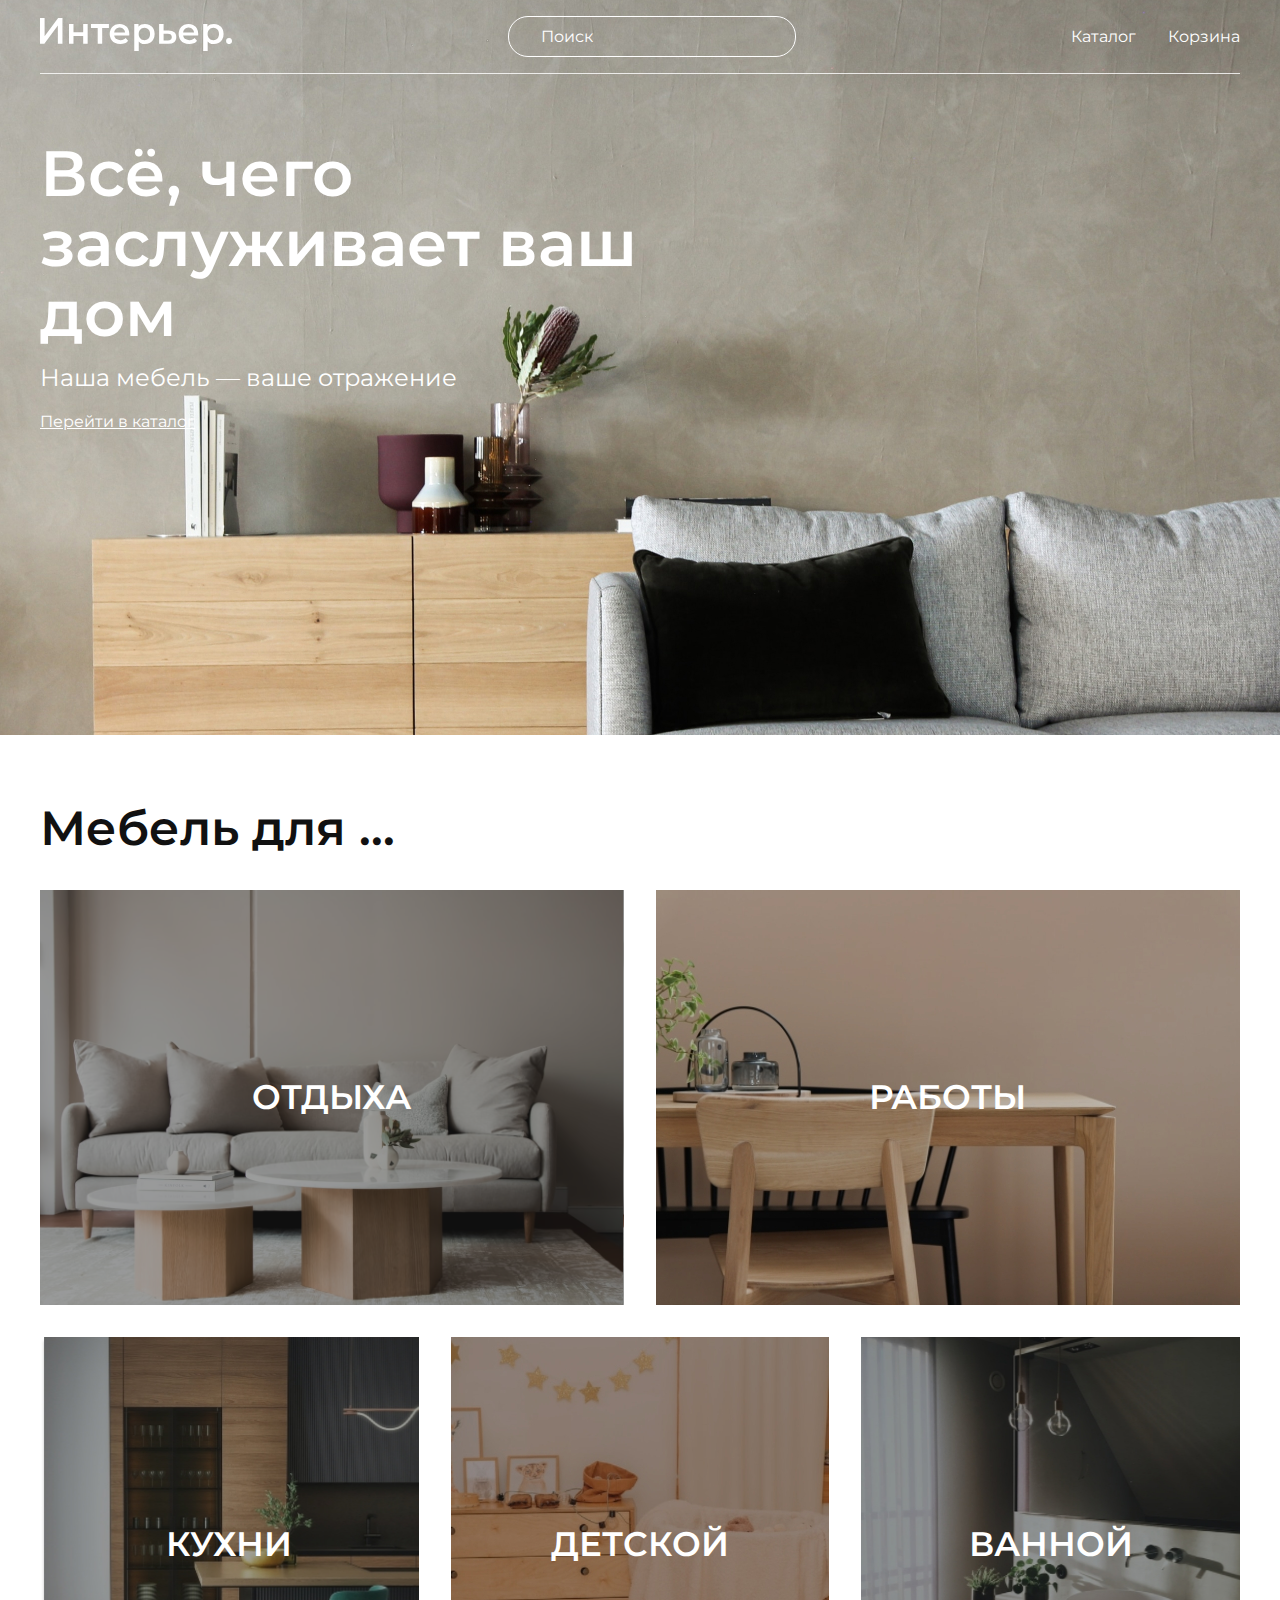
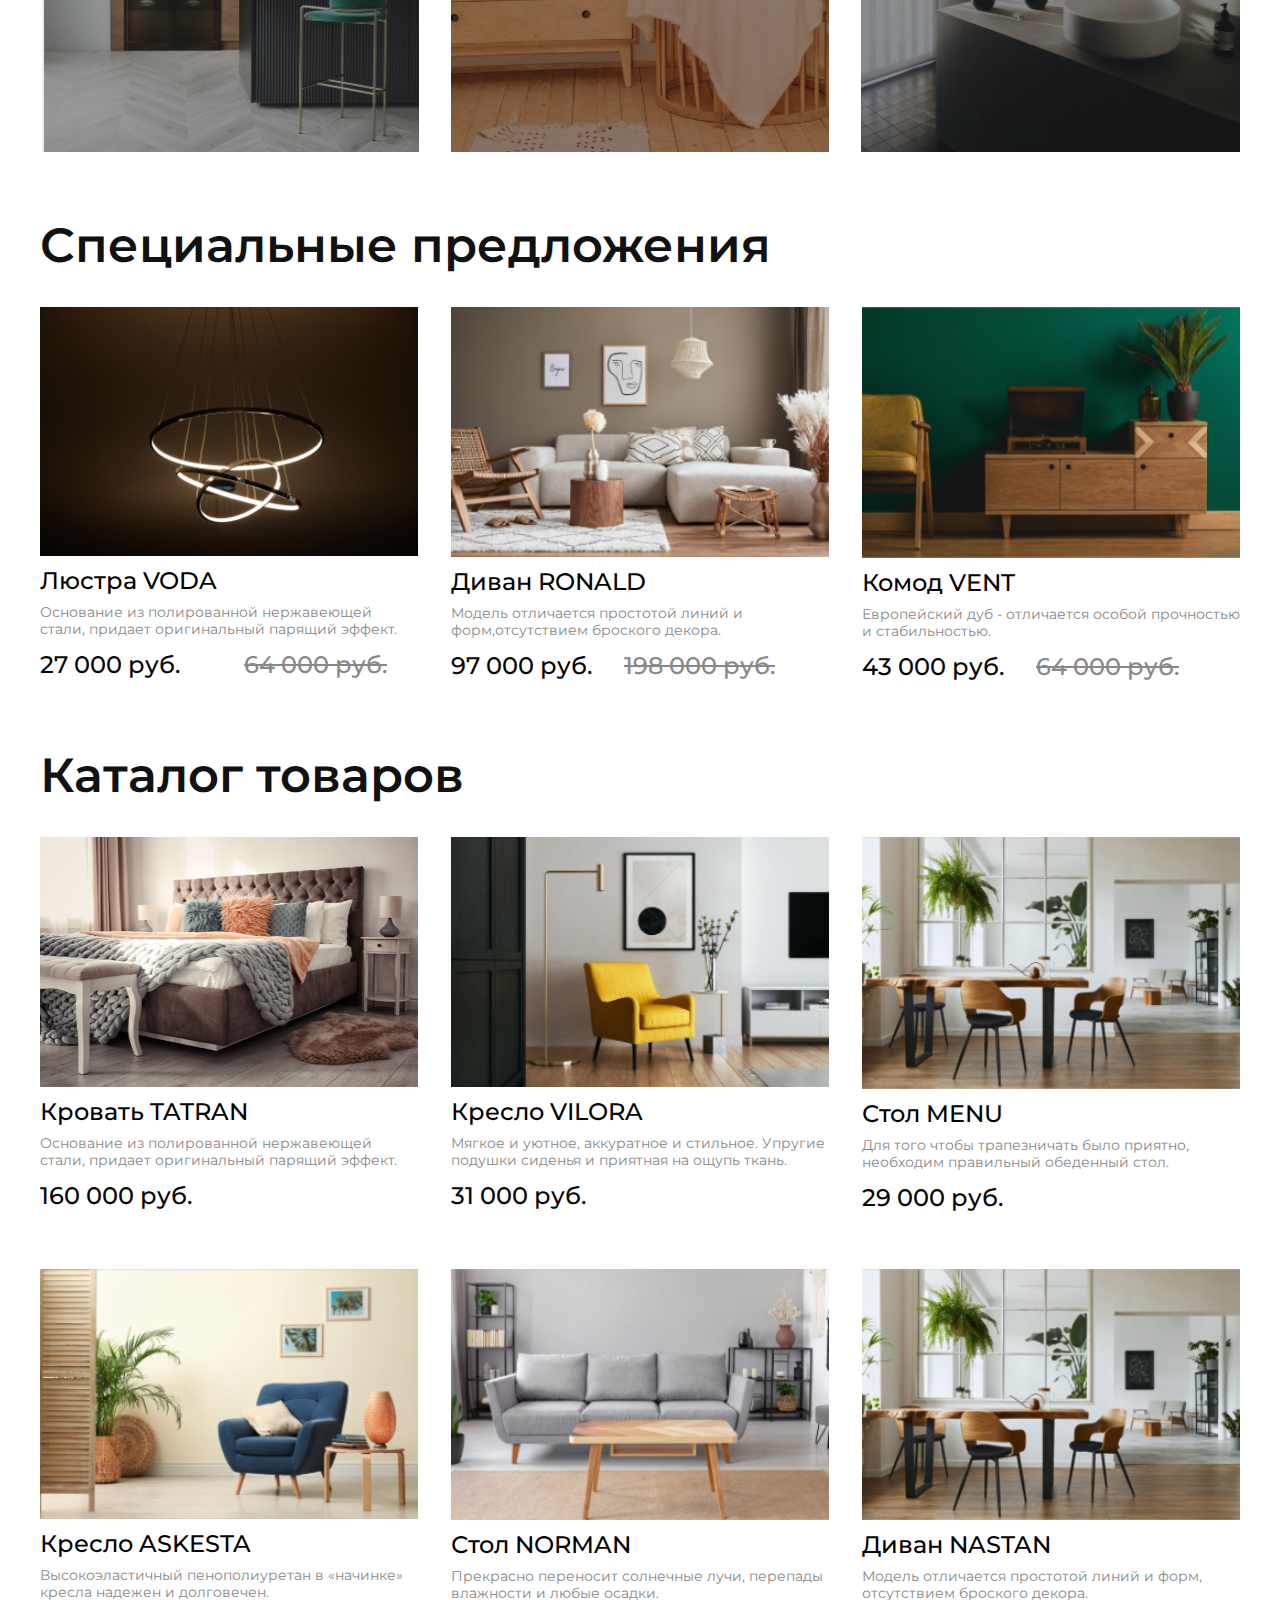
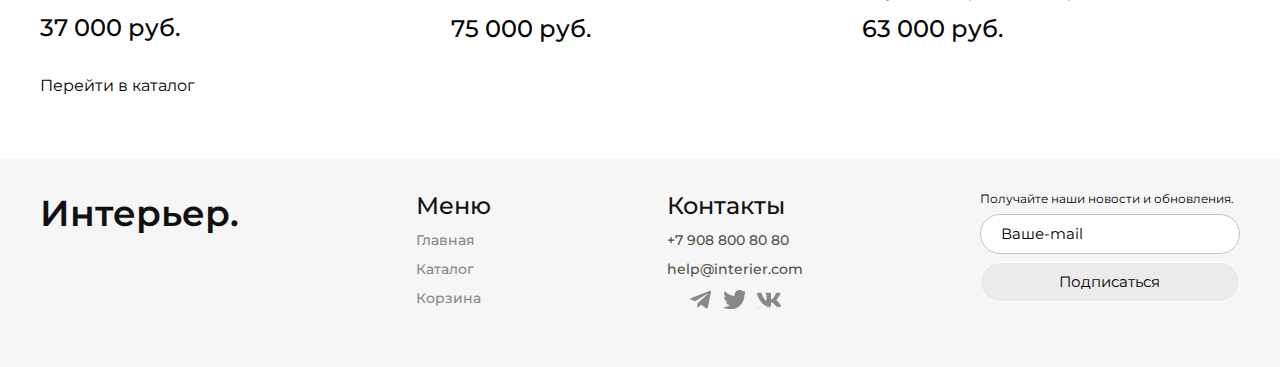
<file: index.html>
<!DOCTYPE html>
<html lang="en">
<head>
    <meta charset="UTF-8">
    <meta name="viewport" content="width=device-width, initial-scale=1.0">
    <title>Document</title>
    <link rel="preconnect" href="https://fonts.googleapis.com">
    <link rel="preconnect" href="https://fonts.gstatic.com" crossorigin>
    <link href="https://fonts.googleapis.com/css2?family=Montserrat:ital,wght@0,100..900;1,100..900&display=swap"
        rel="stylesheet">
    <link rel="stylesheet" href="style.css">
    <link rel="stylesheet" href="_cart.scss">
</head>

<body>
    <div class="top center">
        <header class="header">
            <a class="logo" href="index.html"><img class="logo__img" src="img/logo.svg" alt="лого"></a>
            <input placeholder="Поиск" class="header__input" type="text">
            <nav class="menu">
                <a class="menu__link" href="catalog.html">Каталог</a>
                <a class="menu__link" href="cart.html">Корзина</a>
            </nav>
            <div class="menu-moba">
                <a class="menu-moba" href="#"><svg width="15.366211" height="15.360107" viewBox="0 0 15.3662 15.3601" fill="none" xmlns="http://www.w3.org/2000/svg" xmlns:xlink="http://www.w3.org/1999/xlink">
                    <desc>
                            Created with Pixso.
                    </desc>
                    <defs/>
                    <path id="Vector" d="M11.53 10.41C12.52 9.14 12.99 7.54 12.84 5.93C12.68 4.33 11.93 2.84 10.72 1.78C9.51 0.71 7.94 0.15 6.33 0.2C4.72 0.25 3.19 0.91 2.05 2.05C0.91 3.19 0.25 4.72 0.2 6.33C0.15 7.94 0.71 9.51 1.78 10.72C2.85 11.93 4.33 12.68 5.94 12.83C7.54 12.99 9.14 12.52 10.42 11.53L10.45 11.56L13.81 14.92C13.88 15 13.97 15.05 14.07 15.09C14.16 15.13 14.27 15.16 14.37 15.16C14.47 15.16 14.58 15.13 14.67 15.09C14.77 15.05 14.86 15 14.93 14.92C15 14.85 15.06 14.76 15.1 14.67C15.14 14.57 15.16 14.47 15.16 14.36C15.16 14.26 15.14 14.16 15.1 14.06C15.06 13.96 15 13.88 14.93 13.8L11.57 10.44C11.56 10.43 11.55 10.42 11.53 10.41ZM9.89 3.17C10.34 3.61 10.69 4.13 10.94 4.71C11.18 5.29 11.31 5.91 11.31 6.53C11.31 7.16 11.19 7.78 10.95 8.36C10.71 8.94 10.36 9.47 9.92 9.91C9.47 10.36 8.95 10.71 8.37 10.95C7.79 11.18 7.17 11.31 6.54 11.3C5.91 11.3 5.29 11.17 4.72 10.93C4.14 10.69 3.61 10.33 3.17 9.88C2.29 8.99 1.8 7.79 1.81 6.53C1.81 5.28 2.31 4.08 3.2 3.19C4.09 2.31 5.29 1.81 6.54 1.8C7.79 1.8 9 2.29 9.89 3.17Z" fill="#FFFFFF" fill-opacity="1.000000" fill-rule="evenodd"/>
                    <path id="Vector" d="M13.04 7.14Q13.09 6.54 13.03 5.92Q12.98 5.3 12.81 4.71Q12.63 4.12 12.35 3.56Q12.07 3.01 11.69 2.53Q11.32 2.04 10.85 1.63Q10.38 1.22 9.86 0.91Q9.33 0.59 8.75 0.38Q8.16 0.17 7.55 0.07Q6.95 -0.02 6.33 0Q5.7 0.02 5.11 0.15Q4.51 0.28 3.94 0.53Q3.37 0.78 2.86 1.12Q2.35 1.47 1.91 1.91Q1.47 2.35 1.13 2.85Q0.78 3.36 0.53 3.93Q0.29 4.5 0.15 5.1Q0.02 5.7 0 6.32Q-0.02 6.95 0.07 7.55Q0.17 8.16 0.38 8.74Q0.59 9.33 0.9 9.86Q1.22 10.38 1.63 10.85Q2.04 11.32 2.53 11.69Q3.01 12.07 3.57 12.35Q4.12 12.63 4.71 12.81Q5.3 12.98 5.92 13.03Q6.54 13.09 7.15 13.03Q7.76 12.98 8.36 12.8Q8.96 12.63 9.5 12.35Q9.97 12.11 10.4 11.79L13.67 15.06Q13.74 15.13 13.82 15.19Q13.9 15.24 13.99 15.28Q14.08 15.32 14.18 15.34Q14.27 15.36 14.37 15.36Q14.47 15.36 14.56 15.34Q14.66 15.32 14.75 15.28Q14.84 15.24 14.92 15.19Q15 15.13 15.07 15.06Q15.14 14.99 15.19 14.91Q15.25 14.83 15.29 14.74Q15.32 14.65 15.34 14.56Q15.36 14.46 15.36 14.36Q15.36 14.26 15.34 14.17Q15.32 14.07 15.29 13.98Q15.25 13.89 15.19 13.81Q15.14 13.73 15.07 13.66L11.8 10.39Q12.11 9.96 12.35 9.5Q12.63 8.95 12.8 8.35Q12.98 7.75 13.04 7.14ZM11.53 10.41C12.52 9.14 12.99 7.54 12.84 5.93C12.68 4.33 11.93 2.84 10.72 1.78C9.51 0.71 7.94 0.15 6.33 0.2C4.72 0.25 3.19 0.91 2.05 2.05C0.91 3.19 0.25 4.72 0.2 6.33C0.15 7.94 0.71 9.51 1.78 10.72C2.85 11.93 4.33 12.68 5.94 12.83C7.54 12.99 9.14 12.52 10.42 11.53L10.45 11.56L13.81 14.92C13.88 15 13.97 15.05 14.07 15.09C14.16 15.13 14.27 15.16 14.37 15.16C14.47 15.16 14.58 15.13 14.67 15.09C14.77 15.05 14.86 15 14.93 14.92C15 14.85 15.06 14.76 15.1 14.67C15.14 14.57 15.16 14.47 15.16 14.36C15.16 14.26 15.14 14.16 15.1 14.06C15.06 13.96 15 13.88 14.93 13.8L11.57 10.44C11.56 10.43 11.55 10.42 11.53 10.41ZM9.89 3.17C10.34 3.61 10.69 4.13 10.94 4.71C11.18 5.29 11.31 5.91 11.31 6.53C11.31 7.16 11.19 7.78 10.95 8.36C10.71 8.94 10.36 9.47 9.92 9.91C9.47 10.36 8.95 10.71 8.37 10.95C7.79 11.18 7.17 11.31 6.54 11.3C5.91 11.3 5.29 11.17 4.72 10.93C4.14 10.69 3.61 10.33 3.17 9.88C2.29 8.99 1.8 7.79 1.81 6.53C1.81 5.28 2.31 4.08 3.2 3.19C4.09 2.31 5.29 1.81 6.54 1.8C7.79 1.8 9 2.29 9.89 3.17ZM10.33 4Q10.58 4.37 10.75 4.79Q10.93 5.21 11.02 5.64Q11.11 6.08 11.11 6.54Q11.11 6.99 11.03 7.43Q10.94 7.87 10.77 8.29Q10.59 8.71 10.35 9.08Q10.1 9.45 9.78 9.77Q9.46 10.09 9.08 10.34Q8.71 10.59 8.29 10.76Q7.87 10.93 7.43 11.02Q7 11.11 6.54 11.1Q6.09 11.1 5.65 11.01Q5.21 10.92 4.79 10.75Q4.37 10.57 4 10.32Q3.64 10.07 3.32 9.74Q3 9.42 2.76 9.05Q2.52 8.69 2.35 8.27Q2.18 7.85 2.09 7.42Q2.01 6.99 2.01 6.54Q2.01 6.08 2.1 5.65Q2.19 5.22 2.36 4.8Q2.53 4.39 2.78 4.02Q3.02 3.65 3.34 3.34Q3.66 3.02 4.03 2.77Q4.39 2.53 4.81 2.35Q5.23 2.18 5.66 2.09Q6.09 2.01 6.54 2Q6.99 2 7.42 2.09Q7.86 2.17 8.28 2.34Q8.69 2.51 9.06 2.75Q9.43 2.99 9.75 3.31Q10.07 3.63 10.33 4Z" fill="#FFFFFF" fill-opacity="1.000000" fill-rule="evenodd"/>
                </svg>
                </a>
                <a class="menu-moba" href="catalog.html"><svg width="19.199463" height="19.199951" viewBox="0 0 19.1995 19.2" fill="none" xmlns="http://www.w3.org/2000/svg" xmlns:xlink="http://www.w3.org/1999/xlink">
                    <desc>
                            Created with Pixso.
                    </desc>
                    <defs/>
                    <rect id="Rectangle 46" width="4.571429" height="4.571429" fill="#FFFFFF" fill-opacity="1.000000"/>
                    <rect id="Rectangle 41" y="7.314209" width="4.571429" height="4.571429" fill="#FFFFFF" fill-opacity="1.000000"/>
                    <rect id="Rectangle 47" y="14.628540" width="4.571429" height="4.571428" fill="#FFFFFF" fill-opacity="1.000000"/>
                    <rect id="Rectangle 48" x="7.313477" y="7.314209" width="4.571429" height="4.571429" fill="#FFFFFF" fill-opacity="1.000000"/>
                    <rect id="Rectangle 45" x="7.313477" y="14.628540" width="4.571429" height="4.571428" fill="#FFFFFF" fill-opacity="1.000000"/>
                    <rect id="Rectangle 49" x="7.313477" width="4.571429" height="4.571429" fill="#FFFFFF" fill-opacity="1.000000"/>
                    <rect id="Rectangle 42" x="14.627930" y="7.314209" width="4.571428" height="4.571429" fill="#FFFFFF" fill-opacity="1.000000"/>
                    <rect id="Rectangle 44" x="14.627930" y="14.628540" width="4.571428" height="4.571428" fill="#FFFFFF" fill-opacity="1.000000"/>
                    <rect id="Rectangle 43" x="14.627930" width="4.571428" height="4.571429" fill="#FFFFFF" fill-opacity="1.000000"/>
                </svg>
                </a>
                </a>
                <a class="menu-moba" href="cart.html"><svg width="18.717285" height="16.666626" viewBox="0 0 18.7173 16.6666" fill="none" xmlns="http://www.w3.org/2000/svg" xmlns:xlink="http://www.w3.org/1999/xlink">
                    <desc>
                            Created with Pixso.
                    </desc>
                    <defs/>
                    <path id="Vector" d="M11.45 16.66C12.01 16.66 12.54 16.44 12.93 16.05C13.32 15.66 13.54 15.13 13.54 14.58C13.54 14.03 13.32 13.5 12.93 13.11C12.54 12.71 12.01 12.5 11.45 12.5C10.9 12.5 10.37 12.71 9.98 13.11C9.59 13.5 9.37 14.03 9.37 14.58C9.37 15.13 9.59 15.66 9.98 16.05C10.37 16.44 10.9 16.66 11.45 16.66ZM4.16 16.66C4.71 16.66 5.24 16.44 5.63 16.05C6.03 15.66 6.24 15.13 6.24 14.58C6.24 14.03 6.03 13.5 5.63 13.11C5.24 12.71 4.71 12.5 4.16 12.5C3.61 12.5 3.08 12.71 2.69 13.11C2.3 13.5 2.08 14.03 2.08 14.58C2.08 15.13 2.3 15.66 2.69 16.05C3.08 16.44 3.61 16.66 4.16 16.66ZM17.74 2C18 1.99 18.25 1.88 18.43 1.69C18.61 1.51 18.71 1.26 18.71 1C18.71 0.74 18.61 0.49 18.43 0.3C18.25 0.11 18 0 17.74 0L16.54 0C15.6 0 14.79 0.65 14.59 1.56L13.28 7.44C13.08 8.36 12.27 9.01 11.33 9.01L3.5 9.01L2 3L11.73 3C11.99 2.99 12.23 2.88 12.41 2.69C12.59 2.5 12.69 2.26 12.69 2C12.69 1.74 12.59 1.49 12.41 1.31C12.23 1.12 11.99 1.01 11.73 1L2 1C1.69 1 1.39 1.07 1.12 1.2C0.85 1.33 0.61 1.53 0.42 1.77C0.23 2.01 0.1 2.29 0.04 2.58C-0.02 2.88 -0.02 3.19 0.06 3.49L1.56 9.5C1.67 9.93 1.92 10.31 2.27 10.59C2.62 10.86 3.05 11.01 3.5 11.01L11.33 11.01C12.24 11.01 13.12 10.7 13.83 10.13C14.54 9.56 15.04 8.77 15.24 7.88L16.54 2L17.74 2Z" fill="#FFFFFF" fill-opacity="1.000000" fill-rule="nonzero"/>
                </svg>
                </a>
            </div>
        </header>
        <section class="top-content ">
            <h1 class="text1">Всё, чего заслуживает ваш дом</h1>
            <p class="block">Наша мебель — ваше отражение</p>
            <a href="Catalog.html" class="menu2-link">Перейти в каталог</a>
        </section>
    </div>
    <div class="for-box center">
        <h2 class="heading">Мебель для ... </h2>
        <div class="for">
            <div class="for__item for__item_1 for__item_big">ОТДЫХА</div>
            <div class="for__item for__item_2 for__item_big">РАБОТЫ</div>
            <div class="for__item for__item_3">КУХНИ</div>
            <div class="for__item for__item_4">ДЕТСКОЙ</div>
            <div class="for__item for__item_5">ВАННОЙ</div>
        </div>
    </div>
    <section class="product-box-content center">
        <h2 class="heading">Специальные предложения</h2>
        <div class="product-content">
            <div class="product">
                <a class="icon1" href="cart.html"></a>
                <a class="icon2" href="#"></a>
                <img class="product__img" src="img/lyustra.png" alt="Люстра VODA">
                <h3 class="product__lu">Люстра VODA</h3>
                <p class="text2-title">Основание из полированной нержавеющей стали, придает оригинальный парящий
                    эффект.</p>
                <div class="product-box-price">
                    <p class="text3-title">27 000 руб.
                    <p>
                    <p class="text4-title">64 000 руб.</p>
                </div>
            </div>
            <div class="product">
                <img class="product__img" src="img/divan1.png" alt="Диван RONALD">
                <h3 class="product__lu">Диван RONALD</h3>
                <p class="text2-title">Модель отличается простотой линий и форм,отсутствием броского декора.</p>
                <div class="product-box-price">
                    <p class="text3-title">97 000 руб.</p>
                    <p class="text4-title">198 000 руб.</p>
                </div>
            </div>
            <div class="product">
                <img class="product__img" src="img/komod.png" alt="Комод VENT">
                <h3 class="product__lu">Комод VENT</h3>
                <p class="text2-title">Европейский дуб - отличается особой прочностью и стабильностью.</p>
                <div class="product-box-price">
                    <p class="text3-title">43 000 руб.</p>
                    <p class="text4-title">64 000 руб.</p>
                </div>
            </div>
        </div>
    </section>
    <section class="product-box center">
        <h2 class="heading">Каталог товаров</h2>
        <div class="product-content">
            <div class="product">
                <img class="product__img" src="img/krovat.png" alt="Кровать TATRAN">
                <h3 class="product__lu">Кровать TATRAN</h3>
                <p class="text2-title">Основание из полированной нержавеющей стали, придает оригинальный парящий
                    эффект.</p>
                <div class="product-box-price">
                    <p class="text3-title">160 000 руб.</p>
                </div>
            </div>
            <div class="product">
                <img class="product__img" src="img/kreslo2.png" alt="Кресло VILORA">
                <h3 class="product__lu">Кресло VILORA</h3>
                <p class="text2-title">Мягкое и уютное, аккуратное и стильное. Упругие подушки сиденья и приятная на
                    ощупь ткань.</p>
                <div class="product-box-price">
                    <p class="text3-title">31 000 руб.</p>
                </div>
            </div>
            <div class="product">
                <img class="product__img" src="img/stol1.png" alt="Стол MENU">
                <h3 class="product__lu">Стол MENU</h3>
                <p class="text2-title">Для того чтобы трапезничать было приятно, необходим правильный обеденный стол.
                </p>
                <div class="product-box-price">
                    <p class="text3-title">29 000 руб.</p>
                </div>
            </div>
            <div class="product">
                <img class="product__img" src="img/kreslo1.png" alt="Кресло ASKESTA">
                <h3 class="product__lu">Кресло ASKESTA</h3>
                <p class="text2-title">Высокоэластичный пенополиуретан в «начинке» кресла надежен и долговечен.</p>
                <div class="product-box-price">
                    <p class="text3-title">37 000 руб.</p>
                </div>
            </div>
            <div class="product">
                <img class="product__img" src="img/stol2.png" alt="Стол NORMAN">
                <h3 class="product__lu">Стол NORMAN</h3>
                <p class="text2-title">Прекрасно переносит солнечные лучи, перепады влажности и любые осадки.</p>
                <div class="product-box-price">
                    <p class="text3-title">75 000 руб.</p>
                </div>
            </div>
            <div class="product">
                <img class="product__img" src="img/stol1.png" alt="Диван NASTAN">
                <h3 class="product__lu">Диван NASTAN</h3>
                <p class="text2-title">Модель отличается простотой линий и форм, отсутствием броского декора.</p>
                <div class="product-box-price">
                    <p class="text3-title">63 000 руб.</p>
                </div>
            </div>
        </div>
    </section>
    <section class="catalog-tu center">
        <a class="catalog-top" href="catalog.html">Перейти в каталог</a>
    </section>
    <footer class="footer center">
        <p class="int-ru">Интерьер.</p>
        <div class="product1-box-price">
            <h4 class="text23">Меню</h4>
            <a class="heading2" href="index.html">Главная</a>
            <a class="heading2" href="catalog.html">Каталог</a>
            <a class="heading2" href="cart.html">Корзина</a>
        </div>
        <div class="product2-box-price">
            <h4 class="text24">Контакты</h4>
            <a class="heading4" href="tel:+79088008080">+7 908 800 80 80</a>
            <a class="heading5" href="https://mail.ru/">help@interier.com</a>
            <div class="product4-box-price">
                <a class="sociale0" href="https://web.telegram.org/k/"></a>
                <a class="sociale2" href="#"></a>
                <a class="sociale3" href="https://vk.com/login?to=YXBwNDEyMjI3MA--"></a>
            </div>
        </div>
        <div class="product3-box-price">
            <p class="paragr5">Получайте наши новости и обновления.</p>
            <input placeholder="Ваше-mail" class="pole2" type="email">
            <button class="pole">Подписаться</button>
        </div>
    </footer>
</body>

</html>
</file>
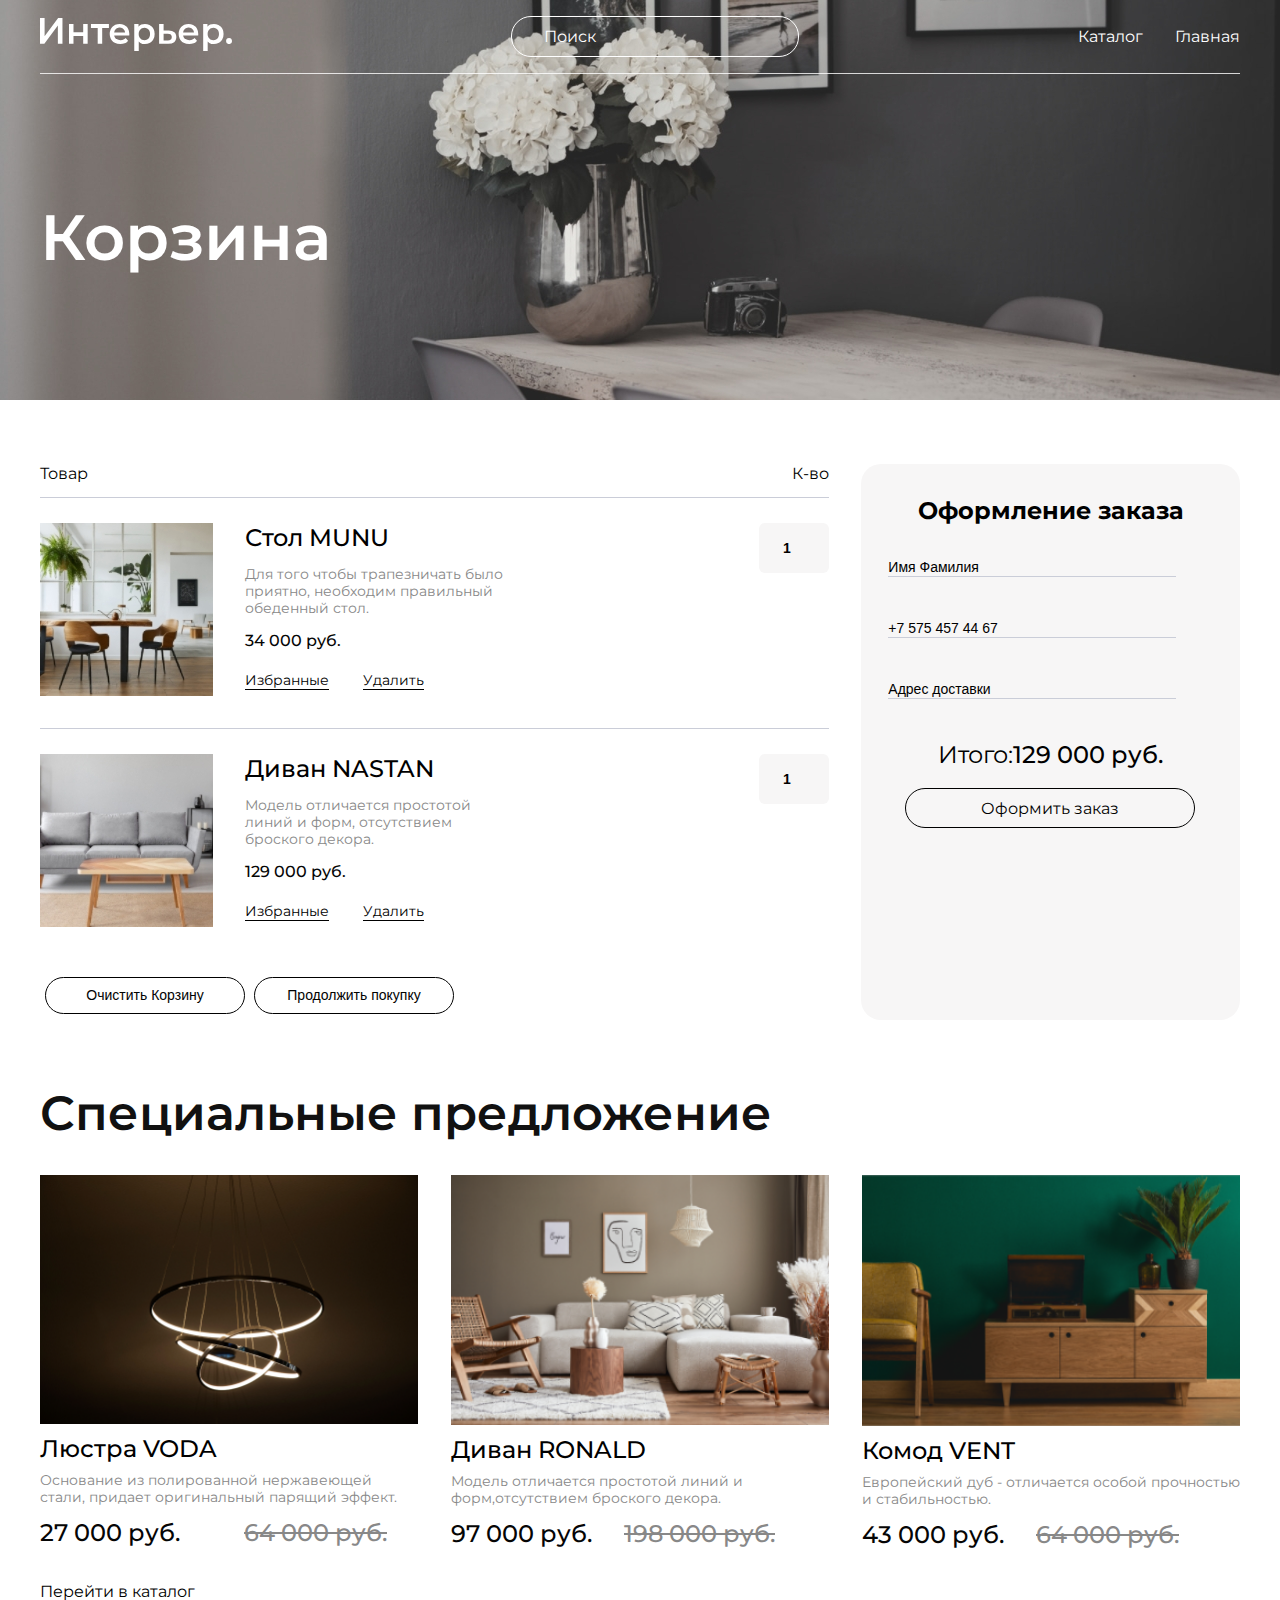
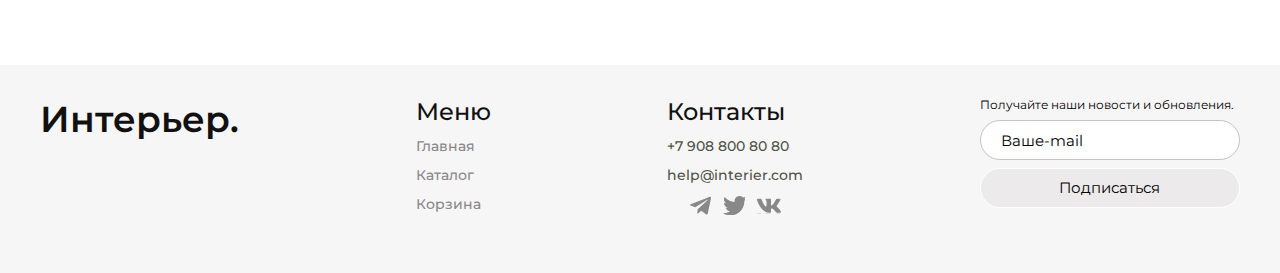
<file: cart.html>
<!DOCTYPE html>
<html lang="en">
<head>
<meta charset="UTF-8">
<meta name="viewport" content="width=device-width, initial-scale=1.0">
<title>Document</title>
<link rel="preconnect" href="https://fonts.googleapis.com">
<link rel="preconnect" href="https://fonts.gstatic.com" crossorigin>
<link href="https://fonts.googleapis.com/css2?family=Montserrat:ital,wght@0,100..900;1,100..900&display=swap" rel="stylesheet">
<link rel="stylesheet" href="_cart.scss">
<link rel="stylesheet" href="style.css">
</head>

<body>
    <div class="top-cart center">
        <header class="header">
        <a class="logo" href="index.html"><img class="logo__img" src="img/logo.svg" alt="лого"></a>
        <input placeholder="Поиск" class="header__input" type="text">
        <nav class="menu">
        <a class="menu__link" href="catalog.html">Каталог</a>
        <a class="menu__link" href="index.html">Главная</a>
        </nav>
        <div class="menu-moba">
            <a class="menu-moba" href="#"><svg width="15.366211" height="15.360107" viewBox="0 0 15.3662 15.3601" fill="none" xmlns="http://www.w3.org/2000/svg" xmlns:xlink="http://www.w3.org/1999/xlink">
                <desc>
                        Created with Pixso.
                </desc>
                <defs/>
                <path id="Vector" d="M11.53 10.41C12.52 9.14 12.99 7.54 12.84 5.93C12.68 4.33 11.93 2.84 10.72 1.78C9.51 0.71 7.94 0.15 6.33 0.2C4.72 0.25 3.19 0.91 2.05 2.05C0.91 3.19 0.25 4.72 0.2 6.33C0.15 7.94 0.71 9.51 1.78 10.72C2.85 11.93 4.33 12.68 5.94 12.83C7.54 12.99 9.14 12.52 10.42 11.53L10.45 11.56L13.81 14.92C13.88 15 13.97 15.05 14.07 15.09C14.16 15.13 14.27 15.16 14.37 15.16C14.47 15.16 14.58 15.13 14.67 15.09C14.77 15.05 14.86 15 14.93 14.92C15 14.85 15.06 14.76 15.1 14.67C15.14 14.57 15.16 14.47 15.16 14.36C15.16 14.26 15.14 14.16 15.1 14.06C15.06 13.96 15 13.88 14.93 13.8L11.57 10.44C11.56 10.43 11.55 10.42 11.53 10.41ZM9.89 3.17C10.34 3.61 10.69 4.13 10.94 4.71C11.18 5.29 11.31 5.91 11.31 6.53C11.31 7.16 11.19 7.78 10.95 8.36C10.71 8.94 10.36 9.47 9.92 9.91C9.47 10.36 8.95 10.71 8.37 10.95C7.79 11.18 7.17 11.31 6.54 11.3C5.91 11.3 5.29 11.17 4.72 10.93C4.14 10.69 3.61 10.33 3.17 9.88C2.29 8.99 1.8 7.79 1.81 6.53C1.81 5.28 2.31 4.08 3.2 3.19C4.09 2.31 5.29 1.81 6.54 1.8C7.79 1.8 9 2.29 9.89 3.17Z" fill="#FFFFFF" fill-opacity="1.000000" fill-rule="evenodd"/>
                <path id="Vector" d="M13.04 7.14Q13.09 6.54 13.03 5.92Q12.98 5.3 12.81 4.71Q12.63 4.12 12.35 3.56Q12.07 3.01 11.69 2.53Q11.32 2.04 10.85 1.63Q10.38 1.22 9.86 0.91Q9.33 0.59 8.75 0.38Q8.16 0.17 7.55 0.07Q6.95 -0.02 6.33 0Q5.7 0.02 5.11 0.15Q4.51 0.28 3.94 0.53Q3.37 0.78 2.86 1.12Q2.35 1.47 1.91 1.91Q1.47 2.35 1.13 2.85Q0.78 3.36 0.53 3.93Q0.29 4.5 0.15 5.1Q0.02 5.7 0 6.32Q-0.02 6.95 0.07 7.55Q0.17 8.16 0.38 8.74Q0.59 9.33 0.9 9.86Q1.22 10.38 1.63 10.85Q2.04 11.32 2.53 11.69Q3.01 12.07 3.57 12.35Q4.12 12.63 4.71 12.81Q5.3 12.98 5.92 13.03Q6.54 13.09 7.15 13.03Q7.76 12.98 8.36 12.8Q8.96 12.63 9.5 12.35Q9.97 12.11 10.4 11.79L13.67 15.06Q13.74 15.13 13.82 15.19Q13.9 15.24 13.99 15.28Q14.08 15.32 14.18 15.34Q14.27 15.36 14.37 15.36Q14.47 15.36 14.56 15.34Q14.66 15.32 14.75 15.28Q14.84 15.24 14.92 15.19Q15 15.13 15.07 15.06Q15.14 14.99 15.19 14.91Q15.25 14.83 15.29 14.74Q15.32 14.65 15.34 14.56Q15.36 14.46 15.36 14.36Q15.36 14.26 15.34 14.17Q15.32 14.07 15.29 13.98Q15.25 13.89 15.19 13.81Q15.14 13.73 15.07 13.66L11.8 10.39Q12.11 9.96 12.35 9.5Q12.63 8.95 12.8 8.35Q12.98 7.75 13.04 7.14ZM11.53 10.41C12.52 9.14 12.99 7.54 12.84 5.93C12.68 4.33 11.93 2.84 10.72 1.78C9.51 0.71 7.94 0.15 6.33 0.2C4.72 0.25 3.19 0.91 2.05 2.05C0.91 3.19 0.25 4.72 0.2 6.33C0.15 7.94 0.71 9.51 1.78 10.72C2.85 11.93 4.33 12.68 5.94 12.83C7.54 12.99 9.14 12.52 10.42 11.53L10.45 11.56L13.81 14.92C13.88 15 13.97 15.05 14.07 15.09C14.16 15.13 14.27 15.16 14.37 15.16C14.47 15.16 14.58 15.13 14.67 15.09C14.77 15.05 14.86 15 14.93 14.92C15 14.85 15.06 14.76 15.1 14.67C15.14 14.57 15.16 14.47 15.16 14.36C15.16 14.26 15.14 14.16 15.1 14.06C15.06 13.96 15 13.88 14.93 13.8L11.57 10.44C11.56 10.43 11.55 10.42 11.53 10.41ZM9.89 3.17C10.34 3.61 10.69 4.13 10.94 4.71C11.18 5.29 11.31 5.91 11.31 6.53C11.31 7.16 11.19 7.78 10.95 8.36C10.71 8.94 10.36 9.47 9.92 9.91C9.47 10.36 8.95 10.71 8.37 10.95C7.79 11.18 7.17 11.31 6.54 11.3C5.91 11.3 5.29 11.17 4.72 10.93C4.14 10.69 3.61 10.33 3.17 9.88C2.29 8.99 1.8 7.79 1.81 6.53C1.81 5.28 2.31 4.08 3.2 3.19C4.09 2.31 5.29 1.81 6.54 1.8C7.79 1.8 9 2.29 9.89 3.17ZM10.33 4Q10.58 4.37 10.75 4.79Q10.93 5.21 11.02 5.64Q11.11 6.08 11.11 6.54Q11.11 6.99 11.03 7.43Q10.94 7.87 10.77 8.29Q10.59 8.71 10.35 9.08Q10.1 9.45 9.78 9.77Q9.46 10.09 9.08 10.34Q8.71 10.59 8.29 10.76Q7.87 10.93 7.43 11.02Q7 11.11 6.54 11.1Q6.09 11.1 5.65 11.01Q5.21 10.92 4.79 10.75Q4.37 10.57 4 10.32Q3.64 10.07 3.32 9.74Q3 9.42 2.76 9.05Q2.52 8.69 2.35 8.27Q2.18 7.85 2.09 7.42Q2.01 6.99 2.01 6.54Q2.01 6.08 2.1 5.65Q2.19 5.22 2.36 4.8Q2.53 4.39 2.78 4.02Q3.02 3.65 3.34 3.34Q3.66 3.02 4.03 2.77Q4.39 2.53 4.81 2.35Q5.23 2.18 5.66 2.09Q6.09 2.01 6.54 2Q6.99 2 7.42 2.09Q7.86 2.17 8.28 2.34Q8.69 2.51 9.06 2.75Q9.43 2.99 9.75 3.31Q10.07 3.63 10.33 4Z" fill="#FFFFFF" fill-opacity="1.000000" fill-rule="evenodd"/>
            </svg>
            </a>
            <a class="menu-moba" href="catalog.html"><svg width="19.199463" height="19.199951" viewBox="0 0 19.1995 19.2" fill="none" xmlns="http://www.w3.org/2000/svg" xmlns:xlink="http://www.w3.org/1999/xlink">
                <desc>
                        Created with Pixso.
                </desc>
                <defs/>
                <rect id="Rectangle 46" width="4.571429" height="4.571429" fill="#FFFFFF" fill-opacity="1.000000"/>
                <rect id="Rectangle 41" y="7.314209" width="4.571429" height="4.571429" fill="#FFFFFF" fill-opacity="1.000000"/>
                <rect id="Rectangle 47" y="14.628540" width="4.571429" height="4.571428" fill="#FFFFFF" fill-opacity="1.000000"/>
                <rect id="Rectangle 48" x="7.313477" y="7.314209" width="4.571429" height="4.571429" fill="#FFFFFF" fill-opacity="1.000000"/>
                <rect id="Rectangle 45" x="7.313477" y="14.628540" width="4.571429" height="4.571428" fill="#FFFFFF" fill-opacity="1.000000"/>
                <rect id="Rectangle 49" x="7.313477" width="4.571429" height="4.571429" fill="#FFFFFF" fill-opacity="1.000000"/>
                <rect id="Rectangle 42" x="14.627930" y="7.314209" width="4.571428" height="4.571429" fill="#FFFFFF" fill-opacity="1.000000"/>
                <rect id="Rectangle 44" x="14.627930" y="14.628540" width="4.571428" height="4.571428" fill="#FFFFFF" fill-opacity="1.000000"/>
                <rect id="Rectangle 43" x="14.627930" width="4.571428" height="4.571429" fill="#FFFFFF" fill-opacity="1.000000"/>
            </svg>
            </a>
            </a>
                <a class="menu-moba" href="cart.html"><svg width="18.717285" height="16.666626" viewBox="0 0 18.7173 16.6666" fill="none" xmlns="http://www.w3.org/2000/svg" xmlns:xlink="http://www.w3.org/1999/xlink">
                <desc>
                        Created with Pixso.
                </desc>
                <defs/>
                <path id="Vector" d="M11.45 16.66C12.01 16.66 12.54 16.44 12.93 16.05C13.32 15.66 13.54 15.13 13.54 14.58C13.54 14.03 13.32 13.5 12.93 13.11C12.54 12.71 12.01 12.5 11.45 12.5C10.9 12.5 10.37 12.71 9.98 13.11C9.59 13.5 9.37 14.03 9.37 14.58C9.37 15.13 9.59 15.66 9.98 16.05C10.37 16.44 10.9 16.66 11.45 16.66ZM4.16 16.66C4.71 16.66 5.24 16.44 5.63 16.05C6.03 15.66 6.24 15.13 6.24 14.58C6.24 14.03 6.03 13.5 5.63 13.11C5.24 12.71 4.71 12.5 4.16 12.5C3.61 12.5 3.08 12.71 2.69 13.11C2.3 13.5 2.08 14.03 2.08 14.58C2.08 15.13 2.3 15.66 2.69 16.05C3.08 16.44 3.61 16.66 4.16 16.66ZM17.74 2C18 1.99 18.25 1.88 18.43 1.69C18.61 1.51 18.71 1.26 18.71 1C18.71 0.74 18.61 0.49 18.43 0.3C18.25 0.11 18 0 17.74 0L16.54 0C15.6 0 14.79 0.65 14.59 1.56L13.28 7.44C13.08 8.36 12.27 9.01 11.33 9.01L3.5 9.01L2 3L11.73 3C11.99 2.99 12.23 2.88 12.41 2.69C12.59 2.5 12.69 2.26 12.69 2C12.69 1.74 12.59 1.49 12.41 1.31C12.23 1.12 11.99 1.01 11.73 1L2 1C1.69 1 1.39 1.07 1.12 1.2C0.85 1.33 0.61 1.53 0.42 1.77C0.23 2.01 0.1 2.29 0.04 2.58C-0.02 2.88 -0.02 3.19 0.06 3.49L1.56 9.5C1.67 9.93 1.92 10.31 2.27 10.59C2.62 10.86 3.05 11.01 3.5 11.01L11.33 11.01C12.24 11.01 13.12 10.7 13.83 10.13C14.54 9.56 15.04 8.77 15.24 7.88L16.54 2L17.74 2Z" fill="#FFFFFF" fill-opacity="1.000000" fill-rule="nonzero"/>
            </svg>
            </a>
        </div>
        </header>
        <section class="top-content">
        <h1 class="heading-big">Корзина</h1>
        <a href="Catalog.html" class="menu3-link"></a>
        </section>
        </div>
        <div class="cart center">
            <div class="cart__content">
                <div class="cart__name-box">
                    <p>Товар</p>
                    <p>К-во</p>
                </div>
                <div class="cart__item">
                    <div class="cart__left">
                        <img class="pro-img" src="img/stol_cart.jpeg" alt="стол">
                    <div class="cart__info">
                        <h4 class="cart__lu">Стол MUNU</h4>
                        <p class="cart__title0">Для того чтобы трапезничать было приятно, необходим правильный обеденный стол.</p>
                        <p class="cart__title1">34 000 руб.</p>
                        <div class="cart__link-box">
                            <a class="cart__box2" href="#">Избранные</a>
                            <a class="cart__box2" href="#">Удалить</a>
                        </div>
                        </div>
                        </div>
                <input class="cart__box3" type="number" value="1" min="1">
                </div>
                <div class="cart__item">
                    <div class="cart__left">
                        <img class="pro-img"src="img/divan_cart.jpeg" alt="стол">
                    <div class="cart__info">
                        <h4 class="cart__lu">Диван NASTAN</h4>
                        <p class="cart__title0">Модель отличается простотой линий и форм, отсутствием броского декора. </p>
                        <p class="cart__title1">129 000 руб.</p>
                        <div class="cart__link-box">
                            <a class="cart__box2" href="#">Избранные</a>
                            <a class="cart__box2" href="#">Удалить</a>
                        </div>
                        </div>
                        </div>
                        <input class="cart__box3" type="number" value="1" min="1">
                </div>
                <div class="cart__button-norm">
                <button class="cart__button2"> <href="cart.html" >Очистить Корзину</a></button>
                <button class="cart__button2"> <href="catalog.html" >Продолжить покупку</a></button>
            </div>
            </div>
            <div class="cart__form">
                <h2 class="cart__text">Оформление заказа</h2>
                    <input class="input" type="text" id="text" placeholder="Имя Фамилия"/>
                    <input class="input" type="text" id="text" placeholder="+7 575 457 44 67"/>
                    <input class="input" type="text" id="text" placeholder="Адрес доставки"/>
                    <div class="cart__itog">
                        <p class="cart__sum">Итого:</p>
                        <p class="cart__sum2">129 000 руб.</p>
                    </div>
                    <button class="cart__button">Оформить заказ</button>
                </div>
                </div>
        
<section class="product-box-content center">
    <h2 class="heading">Специальные  предложение</h2>
    <div class="product-content">
        <div class="product">
        <img class="product__img" src="img/lyustra.png" alt="Люстра VODA">
         <h3 class="product__lu">Люстра VODA</h3>
        <p class="text2-title">Основание из полированной нержавеющей стали, придает оригинальный парящий эффект.</p>
            <div class="product-box-price">
            <p  class="text3-title">27 000 руб.<p>
            <p class="text4-title">64 000 руб.</p>
            </div>
        </div>
        <div class="product">
            <img class="product__img" src="img/divan1.png" alt="Диван RONALD">
            <h3 class="product__lu">Диван RONALD</h3>
            <p class="text2-title">Модель отличается простотой линий и форм,отсутствием броского декора.</p>
            <div class="product-box-price">
            <p class="text3-title">97 000 руб.</p>
            <p class="text4-title">198 000 руб.</p>
            </div>
        </div>
        <div class="product">
            <img class="product__img" src="img/komod.png" alt="Комод VENT">
            <h3 class="product__lu">Комод VENT</h3>
            <p class="text2-title">Европейский дуб - отличается особой прочностью и стабильностью.</p>
            <div class="product-box-price">
            <p class="text3-title">43 000 руб.</p>
             <p class="text4-title">64 000 руб.</p>
            </div>
        </div>
    </div>
</section>

<section class="catalog-tu center">
        <a class="catalog-top" href="/catalog.html">Перейти в каталог</a>
</section>
    <footer class="footer center">
    <p class="int-ru">Интерьер.</p>
    <div class="product1-box-price">
    <h4 class="text23">Меню</h4>
    <a class="heading2" href="index.html">Главная</a>
    <a class="heading2" href="catalog.html">Каталог</a>
    <a class="heading2" href="cart.html">Корзина</a>
    </div>
    <div class="product2-box-price">
    <h4 class="text24" >Контакты</h4>
    <a class="heading4" href="tel:+79088008080">+7 908 800 80 80</a>
    <a class="heading5" href="https://mail.ru/">help@interier.com</a>
<div class="product4-box-price">
    <a class="sociale0" href="https://web.telegram.org/k/"></a>
    <a class="sociale2" href="#"></a>
    <a class="sociale3" href="https://vk.com/login?to=YXBwNDEyMjI3MA--"></a>
</div>
    </div>
    <div class="product3-box-price">
<p class="paragr5">Получайте наши новости и обновления.</p>
<input placeholder="Ваше-mail"class="pole2" type="email"> 
<button class="pole">Подписаться</button>
</div>
</footer>
</body>
</html>
</file>
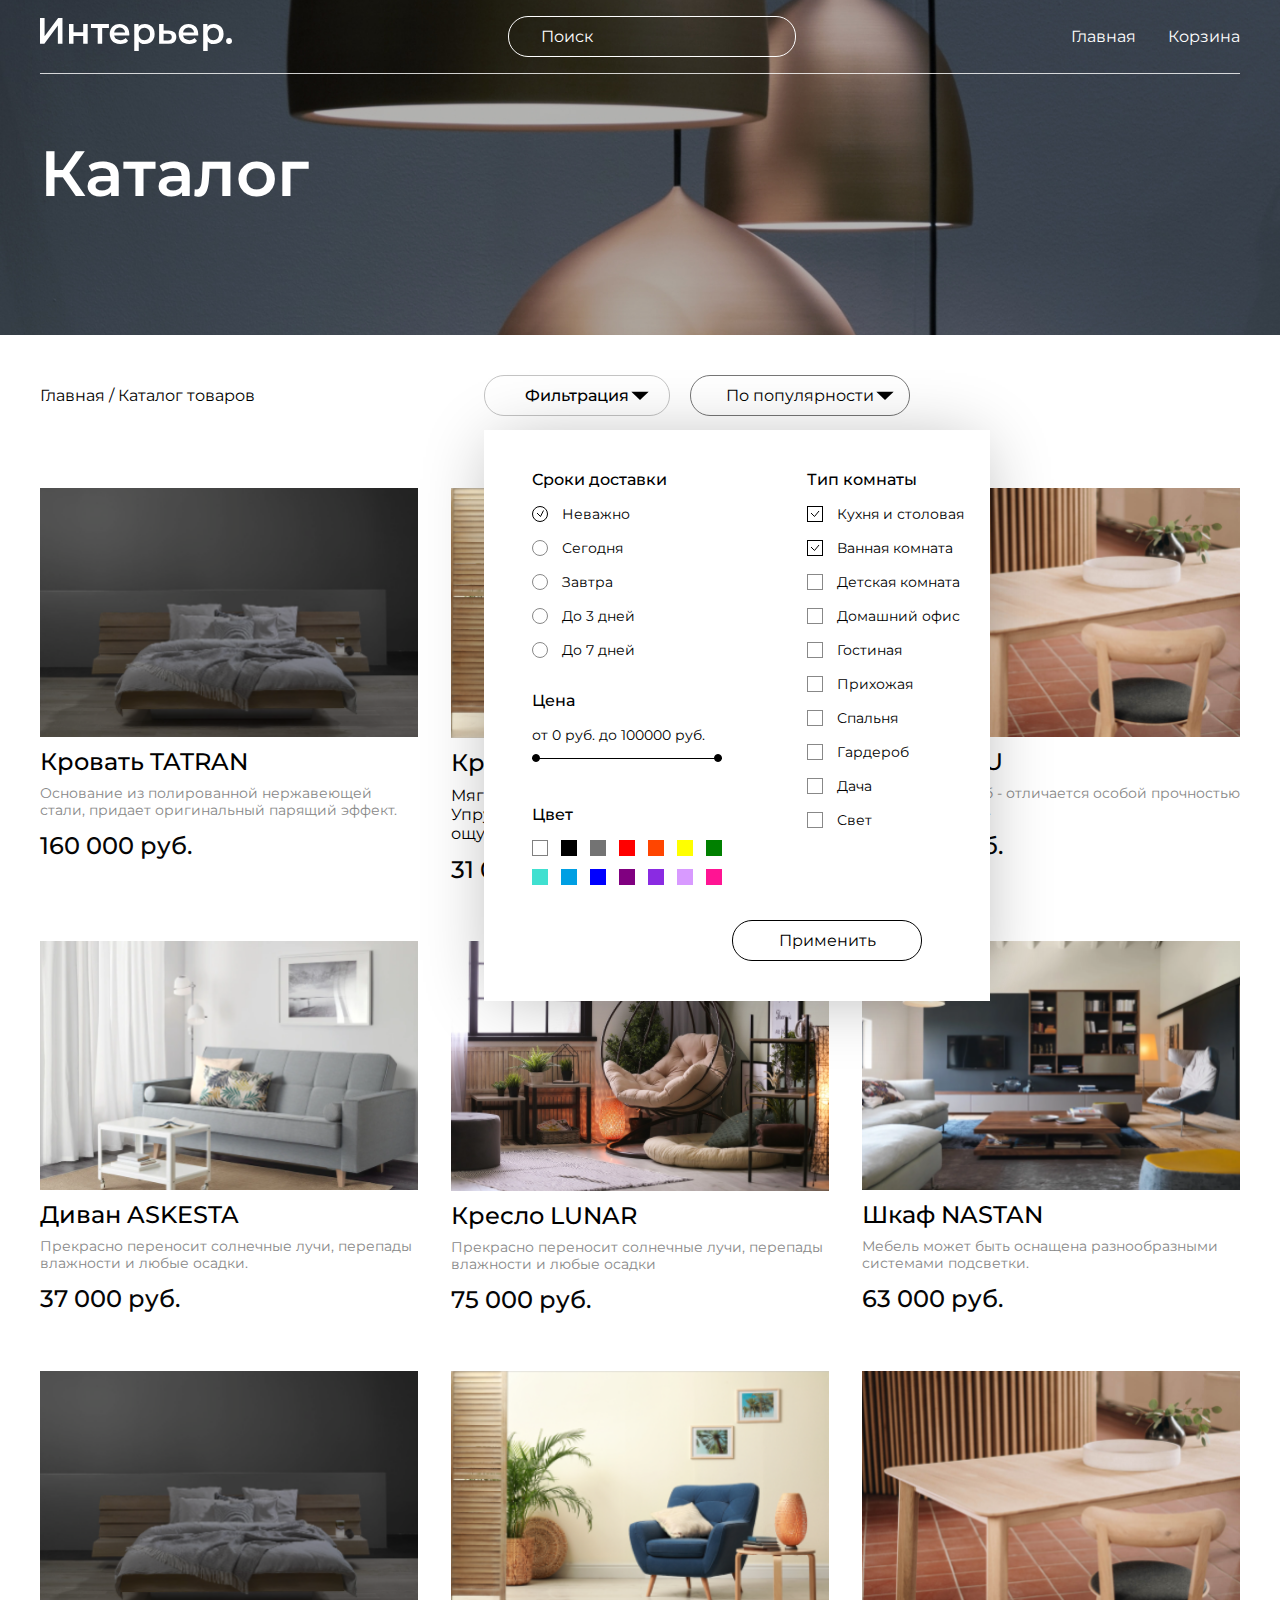
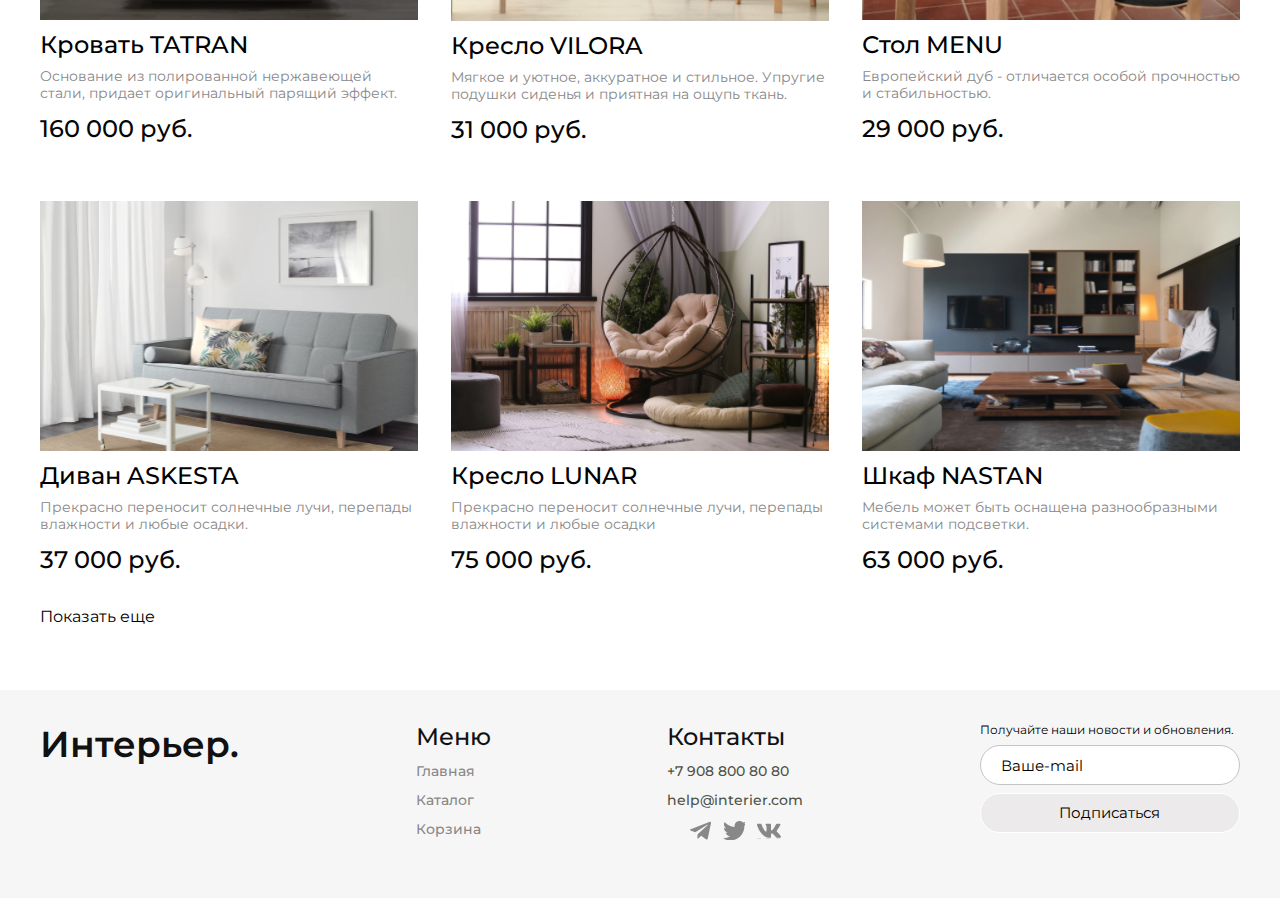
<file: catalog.html>
<!DOCTYPE html>
<html lang="en">
<head>
<meta charset="UTF-8">
<meta name="viewport" content="width=device-width, initial-scale=1.0">
<title>Document</title>
<link rel="preconnect" href="https://fonts.googleapis.com">
<link rel="preconnect" href="https://fonts.gstatic.com" crossorigin>
<link href="https://fonts.googleapis.com/css2?family=Montserrat:ital,wght@0,100..900;1,100..900&display=swap" rel="stylesheet">
<link rel="stylesheet" href="style.css">
<link rel="stylesheet" href="_cart.scss">
</head>
<body>
<div class="top-ru center" >
<header class="header">
  <a class="logo" href="index.html"><img class="logo__img" src="img/logo.svg" alt="лого"></a>
<input placeholder="Поиск" class="header__input" type="text">
<nav class="menu">
<a class="menu__link" href="index.html">Главная</a>
<a class="menu__link" href="cart.html">Корзина</a>
</nav>
<div class="menu-moba">
  <a class="menu-moba" href="#"><svg width="15.366211" height="15.360107" viewBox="0 0 15.3662 15.3601" fill="none" xmlns="http://www.w3.org/2000/svg" xmlns:xlink="http://www.w3.org/1999/xlink">
      <desc>
              Created with Pixso.
      </desc>
      <defs/>
      <path id="Vector" d="M11.53 10.41C12.52 9.14 12.99 7.54 12.84 5.93C12.68 4.33 11.93 2.84 10.72 1.78C9.51 0.71 7.94 0.15 6.33 0.2C4.72 0.25 3.19 0.91 2.05 2.05C0.91 3.19 0.25 4.72 0.2 6.33C0.15 7.94 0.71 9.51 1.78 10.72C2.85 11.93 4.33 12.68 5.94 12.83C7.54 12.99 9.14 12.52 10.42 11.53L10.45 11.56L13.81 14.92C13.88 15 13.97 15.05 14.07 15.09C14.16 15.13 14.27 15.16 14.37 15.16C14.47 15.16 14.58 15.13 14.67 15.09C14.77 15.05 14.86 15 14.93 14.92C15 14.85 15.06 14.76 15.1 14.67C15.14 14.57 15.16 14.47 15.16 14.36C15.16 14.26 15.14 14.16 15.1 14.06C15.06 13.96 15 13.88 14.93 13.8L11.57 10.44C11.56 10.43 11.55 10.42 11.53 10.41ZM9.89 3.17C10.34 3.61 10.69 4.13 10.94 4.71C11.18 5.29 11.31 5.91 11.31 6.53C11.31 7.16 11.19 7.78 10.95 8.36C10.71 8.94 10.36 9.47 9.92 9.91C9.47 10.36 8.95 10.71 8.37 10.95C7.79 11.18 7.17 11.31 6.54 11.3C5.91 11.3 5.29 11.17 4.72 10.93C4.14 10.69 3.61 10.33 3.17 9.88C2.29 8.99 1.8 7.79 1.81 6.53C1.81 5.28 2.31 4.08 3.2 3.19C4.09 2.31 5.29 1.81 6.54 1.8C7.79 1.8 9 2.29 9.89 3.17Z" fill="#FFFFFF" fill-opacity="1.000000" fill-rule="evenodd"/>
      <path id="Vector" d="M13.04 7.14Q13.09 6.54 13.03 5.92Q12.98 5.3 12.81 4.71Q12.63 4.12 12.35 3.56Q12.07 3.01 11.69 2.53Q11.32 2.04 10.85 1.63Q10.38 1.22 9.86 0.91Q9.33 0.59 8.75 0.38Q8.16 0.17 7.55 0.07Q6.95 -0.02 6.33 0Q5.7 0.02 5.11 0.15Q4.51 0.28 3.94 0.53Q3.37 0.78 2.86 1.12Q2.35 1.47 1.91 1.91Q1.47 2.35 1.13 2.85Q0.78 3.36 0.53 3.93Q0.29 4.5 0.15 5.1Q0.02 5.7 0 6.32Q-0.02 6.95 0.07 7.55Q0.17 8.16 0.38 8.74Q0.59 9.33 0.9 9.86Q1.22 10.38 1.63 10.85Q2.04 11.32 2.53 11.69Q3.01 12.07 3.57 12.35Q4.12 12.63 4.71 12.81Q5.3 12.98 5.92 13.03Q6.54 13.09 7.15 13.03Q7.76 12.98 8.36 12.8Q8.96 12.63 9.5 12.35Q9.97 12.11 10.4 11.79L13.67 15.06Q13.74 15.13 13.82 15.19Q13.9 15.24 13.99 15.28Q14.08 15.32 14.18 15.34Q14.27 15.36 14.37 15.36Q14.47 15.36 14.56 15.34Q14.66 15.32 14.75 15.28Q14.84 15.24 14.92 15.19Q15 15.13 15.07 15.06Q15.14 14.99 15.19 14.91Q15.25 14.83 15.29 14.74Q15.32 14.65 15.34 14.56Q15.36 14.46 15.36 14.36Q15.36 14.26 15.34 14.17Q15.32 14.07 15.29 13.98Q15.25 13.89 15.19 13.81Q15.14 13.73 15.07 13.66L11.8 10.39Q12.11 9.96 12.35 9.5Q12.63 8.95 12.8 8.35Q12.98 7.75 13.04 7.14ZM11.53 10.41C12.52 9.14 12.99 7.54 12.84 5.93C12.68 4.33 11.93 2.84 10.72 1.78C9.51 0.71 7.94 0.15 6.33 0.2C4.72 0.25 3.19 0.91 2.05 2.05C0.91 3.19 0.25 4.72 0.2 6.33C0.15 7.94 0.71 9.51 1.78 10.72C2.85 11.93 4.33 12.68 5.94 12.83C7.54 12.99 9.14 12.52 10.42 11.53L10.45 11.56L13.81 14.92C13.88 15 13.97 15.05 14.07 15.09C14.16 15.13 14.27 15.16 14.37 15.16C14.47 15.16 14.58 15.13 14.67 15.09C14.77 15.05 14.86 15 14.93 14.92C15 14.85 15.06 14.76 15.1 14.67C15.14 14.57 15.16 14.47 15.16 14.36C15.16 14.26 15.14 14.16 15.1 14.06C15.06 13.96 15 13.88 14.93 13.8L11.57 10.44C11.56 10.43 11.55 10.42 11.53 10.41ZM9.89 3.17C10.34 3.61 10.69 4.13 10.94 4.71C11.18 5.29 11.31 5.91 11.31 6.53C11.31 7.16 11.19 7.78 10.95 8.36C10.71 8.94 10.36 9.47 9.92 9.91C9.47 10.36 8.95 10.71 8.37 10.95C7.79 11.18 7.17 11.31 6.54 11.3C5.91 11.3 5.29 11.17 4.72 10.93C4.14 10.69 3.61 10.33 3.17 9.88C2.29 8.99 1.8 7.79 1.81 6.53C1.81 5.28 2.31 4.08 3.2 3.19C4.09 2.31 5.29 1.81 6.54 1.8C7.79 1.8 9 2.29 9.89 3.17ZM10.33 4Q10.58 4.37 10.75 4.79Q10.93 5.21 11.02 5.64Q11.11 6.08 11.11 6.54Q11.11 6.99 11.03 7.43Q10.94 7.87 10.77 8.29Q10.59 8.71 10.35 9.08Q10.1 9.45 9.78 9.77Q9.46 10.09 9.08 10.34Q8.71 10.59 8.29 10.76Q7.87 10.93 7.43 11.02Q7 11.11 6.54 11.1Q6.09 11.1 5.65 11.01Q5.21 10.92 4.79 10.75Q4.37 10.57 4 10.32Q3.64 10.07 3.32 9.74Q3 9.42 2.76 9.05Q2.52 8.69 2.35 8.27Q2.18 7.85 2.09 7.42Q2.01 6.99 2.01 6.54Q2.01 6.08 2.1 5.65Q2.19 5.22 2.36 4.8Q2.53 4.39 2.78 4.02Q3.02 3.65 3.34 3.34Q3.66 3.02 4.03 2.77Q4.39 2.53 4.81 2.35Q5.23 2.18 5.66 2.09Q6.09 2.01 6.54 2Q6.99 2 7.42 2.09Q7.86 2.17 8.28 2.34Q8.69 2.51 9.06 2.75Q9.43 2.99 9.75 3.31Q10.07 3.63 10.33 4Z" fill="#FFFFFF" fill-opacity="1.000000" fill-rule="evenodd"/>
  </svg>
  </a>
  <a class="menu-moba" href="catalog.html"><svg width="19.199463" height="19.199951" viewBox="0 0 19.1995 19.2" fill="none" xmlns="http://www.w3.org/2000/svg" xmlns:xlink="http://www.w3.org/1999/xlink">
      <desc>
              Created with Pixso.
      </desc>
      <defs/>
      <rect id="Rectangle 46" width="4.571429" height="4.571429" fill="#FFFFFF" fill-opacity="1.000000"/>
      <rect id="Rectangle 41" y="7.314209" width="4.571429" height="4.571429" fill="#FFFFFF" fill-opacity="1.000000"/>
      <rect id="Rectangle 47" y="14.628540" width="4.571429" height="4.571428" fill="#FFFFFF" fill-opacity="1.000000"/>
      <rect id="Rectangle 48" x="7.313477" y="7.314209" width="4.571429" height="4.571429" fill="#FFFFFF" fill-opacity="1.000000"/>
      <rect id="Rectangle 45" x="7.313477" y="14.628540" width="4.571429" height="4.571428" fill="#FFFFFF" fill-opacity="1.000000"/>
      <rect id="Rectangle 49" x="7.313477" width="4.571429" height="4.571429" fill="#FFFFFF" fill-opacity="1.000000"/>
      <rect id="Rectangle 42" x="14.627930" y="7.314209" width="4.571428" height="4.571429" fill="#FFFFFF" fill-opacity="1.000000"/>
      <rect id="Rectangle 44" x="14.627930" y="14.628540" width="4.571428" height="4.571428" fill="#FFFFFF" fill-opacity="1.000000"/>
      <rect id="Rectangle 43" x="14.627930" width="4.571428" height="4.571429" fill="#FFFFFF" fill-opacity="1.000000"/>
  </svg>
  </a>
  </a>
  <a class="menu-moba" href="cart.html"><svg width="18.717285" height="16.666626" viewBox="0 0 18.7173 16.6666" fill="none" xmlns="http://www.w3.org/2000/svg" xmlns:xlink="http://www.w3.org/1999/xlink">
      <desc>
              Created with Pixso.
      </desc>
      <defs/>
      <path id="Vector" d="M11.45 16.66C12.01 16.66 12.54 16.44 12.93 16.05C13.32 15.66 13.54 15.13 13.54 14.58C13.54 14.03 13.32 13.5 12.93 13.11C12.54 12.71 12.01 12.5 11.45 12.5C10.9 12.5 10.37 12.71 9.98 13.11C9.59 13.5 9.37 14.03 9.37 14.58C9.37 15.13 9.59 15.66 9.98 16.05C10.37 16.44 10.9 16.66 11.45 16.66ZM4.16 16.66C4.71 16.66 5.24 16.44 5.63 16.05C6.03 15.66 6.24 15.13 6.24 14.58C6.24 14.03 6.03 13.5 5.63 13.11C5.24 12.71 4.71 12.5 4.16 12.5C3.61 12.5 3.08 12.71 2.69 13.11C2.3 13.5 2.08 14.03 2.08 14.58C2.08 15.13 2.3 15.66 2.69 16.05C3.08 16.44 3.61 16.66 4.16 16.66ZM17.74 2C18 1.99 18.25 1.88 18.43 1.69C18.61 1.51 18.71 1.26 18.71 1C18.71 0.74 18.61 0.49 18.43 0.3C18.25 0.11 18 0 17.74 0L16.54 0C15.6 0 14.79 0.65 14.59 1.56L13.28 7.44C13.08 8.36 12.27 9.01 11.33 9.01L3.5 9.01L2 3L11.73 3C11.99 2.99 12.23 2.88 12.41 2.69C12.59 2.5 12.69 2.26 12.69 2C12.69 1.74 12.59 1.49 12.41 1.31C12.23 1.12 11.99 1.01 11.73 1L2 1C1.69 1 1.39 1.07 1.12 1.2C0.85 1.33 0.61 1.53 0.42 1.77C0.23 2.01 0.1 2.29 0.04 2.58C-0.02 2.88 -0.02 3.19 0.06 3.49L1.56 9.5C1.67 9.93 1.92 10.31 2.27 10.59C2.62 10.86 3.05 11.01 3.5 11.01L11.33 11.01C12.24 11.01 13.12 10.7 13.83 10.13C14.54 9.56 15.04 8.77 15.24 7.88L16.54 2L17.74 2Z" fill="#FFFFFF" fill-opacity="1.000000" fill-rule="nonzero"/>
  </svg>
  </a>
</div>
</header>
</header>
<section class="top-content center ">
<h1 class="text1">Каталог</h1>
<a href="Catalog.html" class="menu3-link"></a>
</section>
</div>
<div class="product-box-pole ">
    <section class="catalog-tu center ">
        <a class="catalog-top" href="/index.html">Главная</a>
        <a class="catalog-top" href="/catalog.html">/</a>
        <a class="catalog-top" href="catalog.html">Каталог товаров</a>    
    </section>
 <div class="container " style="justify-content: flex-start;">
      <div class="filter-button-wrapper">
      <button class="button filter-button">Фильтрация</button>
      <form class="filtering-form" action="#" method="get">
        <div class="filtering-form__content-wrapper">
          <fieldset class="filtering-form__fieldset">
            <legend class="filtering-form__legend">Сроки доставки</legend>
            <div class="radio">
              <input class="radio__input" type="radio" id="any" name="delivery-time" value="any" checked />
              <label class="radio__label" for="any">Неважно</label>
            </div>
            <div class="radio">
              <input class="radio__input" type="radio" id="today" name="delivery-time" value="today" />
              <label class="radio__label" for="today">Сегодня</label>
            </div>
            <div class="radio">
              <input class="radio__input" type="radio" id="tomorrow" name="delivery-time" value="tomorrow" />
              <label class="radio__label" for="tomorrow">Завтра</label>
            </div>
            <div class="radio">
              <input class="radio__input" type="radio" id="three-days" name="delivery-time" value="three-days" />
              <label class="radio__label" for="three-days">До 3 дней</label>
            </div>
            <div class="radio">
              <input class="radio__input" type="radio" id="seven-days" name="delivery-time" value="seven-days" />
              <label class="radio__label" for="seven-days">До 7 дней</label>
            </div>
          </fieldset>

          <fieldset class="filtering-form__fieldset">
            <legend class="filtering-form__legend">Цена</legend>
            <div class="range">
              <label class="range__label" for="price-range">от 0 руб. до 100000 руб.</label>
              <div class="range__slider">
                <input class="range__input range__input--min" name="range_1" type="range" min="1" max="100000" value="1" />
                <input class="range__input range__input--max" name="range_1" type="range" min="1" max="100000" value="100000" />
              </div>
            </div>
          </fieldset>

          <fieldset class="filtering-form__fieldset">
            <legend class="filtering-form__legend">Цвет</legend>
            <div class="color-options">
              <div class="checkbox color-options__checkbox">
                <input class="checkbox__input" type="checkbox" id="color-white" />
                <label class="checkbox__label checkbox__label--white" for="color-white"></label>
              </div>
              <div class="checkbox color-options__checkbox">
                <input class="checkbox__input" type="checkbox" id="color-black" />
                <label class="checkbox__label checkbox__label--black" for="color-black"></label>
              </div>
              <div class="checkbox color-options__checkbox">
                <input class="checkbox__input" type="checkbox" id="color-gray" />
                <label class="checkbox__label checkbox__label--gray" for="color-gray"></label>
              </div>
              <div class="checkbox color-options__checkbox">
                <input class="checkbox__input" type="checkbox" id="color-red" />
                <label class="checkbox__label checkbox__label--red" for="color-red"></label>
              </div>
              <div class="checkbox color-options__checkbox">
                <input class="checkbox__input" type="checkbox" id="color-orange" />
                <label class="checkbox__label checkbox__label--orange" for="color-orange"></label>
              </div>
              <div class="checkbox color-options__checkbox">
                <input class="checkbox__input" type="checkbox" id="color-yellow" />
                <label class="checkbox__label checkbox__label--yellow" for="color-yellow"></label>
              </div>
              <div class="checkbox color-options__checkbox">
                <input class="checkbox__input" type="checkbox" id="color-green" />
                <label class="checkbox__label checkbox__label--green" for="color-green"></label>
              </div>
              <div class="checkbox color-options__checkbox">
                <input class="checkbox__input" type="checkbox" id="color-teal" />
                <label class="checkbox__label checkbox__label--teal" for="color-teal"></label>
              </div>
              <div class="checkbox color-options__checkbox">
                <input class="checkbox__input" type="checkbox" id="light-blue" />
                <label class="checkbox__label checkbox__label--light-blue" for="light-blue"></label>
              </div>
              <div class="checkbox color-options__checkbox">
                <input class="checkbox__input" type="checkbox" id="color-blue" />
                <label class="checkbox__label checkbox__label--blue" for="color-blue"></label>
              </div>
              <div class="checkbox color-options__checkbox">
                <input class="checkbox__input" type="checkbox" id="color-purple" />
                <label class="checkbox__label checkbox__label--purple" for="color-purple"></label>
              </div>
              <div class="checkbox color-options__checkbox">
                <input class="checkbox__input" type="checkbox" id="color-violet" />
                <label class="checkbox__label checkbox__label--violet" for="color-violet"></label>
              </div>
              <div class="checkbox color-options__checkbox">
                <input class="checkbox__input" type="checkbox" id="color-lavender" />
                <label class="checkbox__label checkbox__label--lavender" for="color-lavender"></label>
              </div>
              <div class="checkbox color-options__checkbox">
                <input class="checkbox__input" type="checkbox" id="color-pink" />
                <label class="checkbox__label checkbox__label--pink" for="color-pink"></label>
              </div>
            </div>
          </fieldset>

          <fieldset class="filtering-form__fieldset filtering-form__fieldset--type">
            <legend class="filtering-form__legend">Тип комнаты</legend>
            <div class="checkbox">
              <input class="checkbox__input" type="checkbox" id="kitchen-dining" name="room-type" value="kitchen-dining" checked />
              <label class="checkbox__label" for="kitchen-dining">Кухня и столовая</label>
            </div>
            <div class="checkbox">
              <input class="checkbox__input" type="checkbox" id="bathroom" name="room-type" value="bathroom" checked />
              <label class="checkbox__label" for="bathroom">Ванная комната</label>
            </div>
            <div class="checkbox">
              <input class="checkbox__input" type="checkbox" id="kids-room" name="room-type" value="kids-room" />
              <label class="checkbox__label" for="kids-room">Детская комната</label>
            </div>
            <div class="checkbox">
              <input class="checkbox__input" type="checkbox" id="home-office" name="room-type" value="home-office" />
              <label class="checkbox__label" for="home-office">Домашний офис</label>
            </div>
            <div class="checkbox">
              <input class="checkbox__input" type="checkbox" id="living-room" name="room-type" value="living-room" />
              <label class="checkbox__label" for="living-room">Гостиная</label>
            </div>
            <div class="checkbox">
              <input class="checkbox__input" type="checkbox" id="hallway" name="room-type" value="hallway" />
              <label class="checkbox__label" for="hallway">Прихожая</label>
            </div>
            <div class="checkbox">
              <input class="checkbox__input" type="checkbox" id="bedroom" name="room-type" value="bedroom" />
              <label class="checkbox__label" for="bedroom">Спальня</label>
            </div>
            <div class="checkbox">
              <input class="checkbox__input" type="checkbox" id="wardrobe" name="room-type" value="wardrobe" />
              <label class="checkbox__label" for="wardrobe">Гардероб</label>
            </div>
            <div class="checkbox">
              <input class="checkbox__input" type="checkbox" id="country-house" name="room-type" value="country-house" />
              <label class="checkbox__label" for="country-house">Дача</label>
            </div>
            <div class="checkbox">
              <input class="checkbox__input" type="checkbox" id="light" name="room-type" value="light" />
              <label class="checkbox__label" for="light">Свет</label>
            </div>
          </fieldset>
        </div>
        <button type="submit" class="filtering-form__button button">
          Применить
        </button>
      </form>
    </div>
    <div class="product-pole ">
        <select class="pole4" name="city" id="city-select">
          <option class="pole4" value="">По популярности </option>
          <option value="petersburg">По рейтенгу</option>
          <option value="samara">Сперва новые</option>
          <option value="perm">Сперва старые </option>>
        </select>
    </div>
 </div>
</div>
</div>
<section class="product-box center">
<div class="product-content">
    <div class="product">
        <img class="product__img" src="img/cat1.png" alt="Кровать TATRAN">
        <h3 class="product__lu">Кровать TATRAN</h3>
        <p class="text2-title">Основание из полированной нержавеющей стали, придает оригинальный парящий эффект.</p>
        <div class="product-box-price">
            <p class="text3-title">160 000 руб.</p>
        </div>
    </div>
    <div class="product">
        <img class="product__img" src="img/kreslo1.png" alt="Кресло VILORA">
        <h3 class="product__lu">Кресло VILORA</h3>
        <p class="text2-itle">Мягкое и уютное, аккуратное и стильное. Упругие подушки сиденья и приятная на ощупь ткань.</p>
        <div class="product-box-price">
            <p class="text3-title">31 000 руб.</p>
        </div>
    </div>
    <div class="product">
        <img class="product__img" src="img/cat3.png" alt="Стол MENU">
        <h3 class="product__lu">Стол MENU</h3>
        <p class="text2-title">Европейский дуб - отличается особой прочностью и стабильностью.</p>
        <div class="product-box-price">
            <p class="text3-title">29 000 руб.</p>
        </div>
    </div>
    <div class="product">
        <img class="product__img" src="img/cat4.png" alt="Кресло ASKESTA">
        <h3 class="product__lu">Диван ASKESTA</h3>
        <p class="text2-title">Прекрасно переносит солнечные лучи, перепады влажности и любые осадки.</p>
        <div class="product-box-price">
            <p class="text3-title">37 000 руб.</p>
        </div>
    </div>
    <div class="product">
        <img class="product__img" src="img/cat5.png" alt="Стол NORMAN">
        <h3 class="product__lu">Кресло LUNAR</h3>
        <p class="text2-title">Прекрасно переносит солнечные лучи, перепады влажности и любые осадки</p>
        <div class="product-box-price">
            <p class="text3-title">75 000 руб.</p>
        </div>
    </div>
    <div class="product">
        <img class="product__img" src="img/cat6.png" alt="Диван NASTAN">
        <h3 class="product__lu">Шкаф NASTAN</h3>
        <p class="text2-title">Мебель может быть оснащена разнообразными системами подсветки.</p>
        <div class="product-box-price">
            <p class="text3-title">63 000 руб.</p>
        </div>
    </div>
    <div class="product">
        <img class="product__img" src="img/cat1.png" alt="Кровать TATRAN">
        <h3 class="product__lu">Кровать TATRAN</h3>
        <p class="text2-title">Основание из полированной нержавеющей стали, придает оригинальный парящий эффект.</p>
        <div class="product-box-price">
            <p class="text3-title">160 000 руб.</p>
        </div>
    </div>
    <div class="product">
        <img class="product__img" src="img/kreslo1.png" alt="Кресло VILORA">
        <h3 class="product__lu">Кресло VILORA</h3>
        <p class="text2-title">Мягкое и уютное, аккуратное и стильное. Упругие подушки сиденья и приятная на ощупь ткань.</p>
        <div class="product-box-price">
            <p class="text3-title">31 000 руб.</p>
        </div>
    </div>
    <div class="product">
        <img class="product__img" src="img/cat3.png" alt="Стол MENU">
        <h3 class="product__lu">Стол MENU</h3>
        <p class="text2-title">Европейский дуб - отличается особой прочностью и стабильностью.</p>
        <div class="product-box-price">
            <p class="text3-title">29 000 руб.</p>
        </div>
    </div>
    <div class="product">
        <img class="product__img" src="img/cat4.png" alt="Кресло ASKESTA">
        <h3 class="product__lu">Диван ASKESTA</h3>
        <p class="text2-title">Прекрасно переносит солнечные лучи, перепады влажности и любые осадки.</p>
        <div class="product-box-price">
            <p class="text3-title">37 000 руб.</p>
        </div>
    </div>
    <div class="product">
        <img class="product__img" src="img/cat5.png" alt="Стол NORMAN">
        <h3 class="product__lu">Кресло LUNAR</h3>
        <p class="text2-title">Прекрасно переносит солнечные лучи, перепады влажности и любые осадки</p>
        <div class="product-box-price">
            <p class="text3-title">75 000 руб.</p>
        </div>
    </div>
    <div class="product">
        <img class="product__img" src="img/cat6.png" alt="Диван NASTAN">
        <h3 class="product__lu">Шкаф NASTAN</h3>
        <p class="text2-title">Мебель может быть оснащена разнообразными системами подсветки.</p>
        <div class="product-box-price">
            <p class="text3-title">63 000 руб.</p>
        </div>
    </div>
</div>
</section>
<section class="catalog-tu center">
    <a class="catalog-top" href="/catalog.html">Показать еще</a>
</section>
<footer class="footer center">
  <p class="int-ru">Интерьер.</p>
  <div class="product1-box-price">
      <h4 class="text23">Меню</h4>
      <a class="heading2" href="index.html">Главная</a>
      <a class="heading2" href="catalog.html">Каталог</a>
      <a class="heading2" href="cart.html">Корзина</a>
  </div>
  <div class="product2-box-price">
      <h4 class="text24">Контакты</h4>
      <a class="heading4" href="tel:+79088008080">+7 908 800 80 80</a>
      <a class="heading5" href="https://mail.ru/">help@interier.com</a>
      <div class="product4-box-price">
          <a class="sociale0" href="https://web.telegram.org/k/"></a>
          <a class="sociale2" href="#"></a>
          <a class="sociale3" href="https://vk.com/login?to=YXBwNDEyMjI3MA--"></a>
      </div>
  </div>
  <div class="product3-box-price">
      <p class="paragr5">Получайте наши новости и обновления.</p>
      <input placeholder="Ваше-mail" class="pole2" type="email">
      <button class="pole">Подписаться</button>
  </div>
</footer>
</body>

</html>
</file>
<file: style.css>
@charset "UTF-8";
* {
  margin: 0;
  padding: 0;
}

body {
  font-family: "Montserrat", sans-serif;
}

a {
  text-decoration: none;
}

.top {
  height: 735px;
  background-image: url(img/topbac.jpg);
  background-repeat: no-repeat;
  background-position: center;
  background-size: cover;
}
.top-ru {
  height: 335px;
  background-image: url(img/catalog.jpeg);
  background-repeat: no-repeat;
  background-position: center;
  background-size: cover;
}

.catalog-top {
  color: #000;
}

.block {
  color: rgb(255, 255, 255);
  font-family: Montserrat;
  font-size: 24px;
  font-weight: 400;
  line-height: 32px;
  text-align: left;
  margin-bottom: 16px;
}

.product__img {
  width: 100%;
}

.product-box-pro {
  display: flex;
  gap: 32px;
}

.product-li {
  margin-top: 10px;
  margin-bottom: 9px;
  font-weight: 500;
  font-size: 24px;
  line-height: 29px;
  color: #000000;
}

.menu {
  display: flex;
  gap: 32px;
}

.header__input {
  width: 288px;
  height: 41px;
  border: 1px solid #FFFFFF;
  box-sizing: border-box;
  border-radius: 20px;
  background-color: transparent;
  outline: nome;
  font-style: normal;
  font-weight: normal;
  font-size: 16px;
  line-height: 20px;
  color: #FFFFFF;
  padding-left: 32px;
  padding-right: 32px;
  box-sizing: border-box;
}

.center {
  padding-left: calc(50% - 600px);
  padding-right: calc(50% - 600px);
}

.header {
  display: flex;
  flex-direction: row;
  flex-wrap: wrap;
  justify-content: space-between;
  align-items: center;
  padding: 16px 0px 16px 0px;
  border-bottom: 0.5px solid rgba(255, 255, 255, 0.8);
}

.header__input {
  width: 288px;
  height: 41px;
  border: 1px solid #FFFFFF;
  box-sizing: border-box;
  border-radius: 20px;
  background-color: transparent;
  outline: none;
  font-style: normal;
  font-weight: normal;
  font-size: 16px;
  line-height: 20px;
  color: #FFFFFF;
  padding-left: 32px;
  padding-right: 32px;
  font-family: inherit;
}

.header__input::-moz-placeholder {
  color: #FFFFFF;
  font-family: inherit;
}

.header__input::placeholder {
  color: #FFFFFF;
  font-family: inherit;
}

.pole2::-moz-placeholder {
  padding: 10px;
}

.pole2::placeholder {
  padding: 10px;
}

.menu__link {
  font-style: normal;
  font-weight: normal;
  font-size: 16px;
  line-height: 20px;
  color: #FFFFFF;
}

.heading {
  color: #111111;
  font-size: 48px;
  font-weight: 600;
  line-height: 59px;
  text-align: left;
  margin-top: 64px;
}

.text1 {
  font-style: normal;
  font-weight: 600;
  font-size: 64px;
  line-height: 70px;
  color: #FFFFFF;
  margin-top: 64px;
  margin-bottom: 14px;
  width: 750px;
}

.text__lin {
  font-style: normal;
  font-weight: normal;
  font-size: 24px;
  line-height: 32px;
  color: #FFFFFF;
  margin-bottom: 16px;
}

.menu-moba {
  display: none;
}

.menu2-link {
  color: rgb(255, 255, 255);
  font-size: 16px;
  font-weight: 400;
  line-height: 24px;
  text-align: left;
  text-decoration-line: underline;
}

.menu3__link {
  color: rgb(255, 255, 255);
  font-size: 64px;
  font-weight: 600;
  line-height: 70px;
  text-align: left;
  width: 270px;
}

.pole3 {
  box-sizing: border-box;
  border: 1px solid rgb(196, 196, 196);
  border-radius: 20px;
  width: 260px;
  font-size: 15px;
  line-height: 18px;
  font-family: inherit;
  height: 40px;
}

.product {
  width: 378px;
  display: flex;
  flex-direction: column;
}

.product__img {
  width: 100%;
}

.for {
  margin-top: 32px;
  display: grid;
  gap: 32px;
  grid-template-columns: repeat(12, 1fr);
}

.for__item {
  height: 415px;
  grid-column: span 4;
  color: rgb(255, 255, 255);
  font-size: 34px;
  font-weight: 600;
  line-height: 41px;
  text-align: center;
  display: flex;
  align-items: center;
  justify-content: center;
}

.for__item_big {
  grid-column: span 6;
}

.for__item_1 {
  background-image: url(img/otdx.png);
}

.for__item_2 {
  background-image: url(img/rabota.jpeg);
}

.for__item_3 {
  background-image: url(img/kuxna.jpeg);
}

.for__item_4 {
  background-image: url(img/detsk.jpeg);
}

.for__item_5 {
  background-image: url(img/vanna.jpeg);
}

.product-content {
  margin-top: 32px;
  display: flex;
  row-gap: 56px;
  -moz-column-gap: 33px;
  column-gap: 33px;
  flex-wrap: wrap;
}

.product__lu {
  font-size: 24px;
  font-weight: 500;
  line-height: 29px;
  text-align: left;
  color: #000;
  margin-top: 10px;
  margin-bottom: 9px;
}

.text__title {
  font-size: 14px;
  font-weight: 400;
  line-height: 17px;
  text-align: left;
  color: rgb(136, 136, 136);
}

.text2-title {
  color: rgb(136, 136, 136);
  font-size: 14px;
  font-weight: 400;
  line-height: 17px;
  text-align: left;
}

.product-box-price {
  display: flex;
  gap: 32px;
  margin-top: 12px;
  margin-bottom: 1px;
}

.text3-title {
  color: rgb(5, 5, 5);
  font-size: 24px;
  font-weight: 500;
  line-height: 29px;
  text-align: left;
}

.text4-title {
  color: rgb(136, 136, 136);
  font-size: 24px;
  font-weight: 500;
  line-height: 29px;
  text-align: left;
  text-decoration-line: line-through;
}

.catalog__top:hover {
  color: rgb(136, 136, 136);
  font-size: 16px;
  font-weight: 400;
  line-height: 24px;
  text-align: left;
  text-decoration: none;
}

.catalog__top {
  color: rgb(0, 0, 0);
  font-size: 16px;
  font-weight: 400;
  line-height: 24px;
  text-align: left;
  text-decoration-line: underline;
}

.footer {
  background-image: url(./img/Rect.png);
  margin-top: 64px;
  display: flex;
  flex-direction: row;
  justify-content: space-between;
  flex-wrap: nowrap;
  padding-bottom: 58px;
  padding-top: 32px;
}

.int-ru {
  color: #111111;
  font-size: 36px;
  font-weight: 600;
  line-height: 44px;
  text-align: left;
}

.text23 {
  color: #111111;
  font-size: 24px;
  font-weight: 500;
  line-height: 29px;
  text-align: left;
}

.heading2 {
  color: rgb(136, 136, 136);
  font-size: 14px;
  font-weight: 500;
  line-height: 17px;
  text-align: left;
}

.catalog-tu {
  margin-top: 32px;
}

.text24 {
  color: #111111;
  font-size: 24px;
  font-weight: 500;
  line-height: 29px;
  text-align: left;
}

.heading4 {
  color: #4d5247;
  font-size: 14px;
  font-weight: 500;
  line-height: 17px;
  text-align: left;
}

.heading4:hover {
  color: #000;
  font-size: 14px;
  font-weight: 500;
  line-height: 17px;
  text-align: left;
}

.heading5 {
  color: #4d5247;
  font-size: 14px;
  font-weight: 500;
  line-height: 17px;
  text-align: left;
}

.heading5:hover {
  color: #000;
  font-size: 14px;
  font-weight: 500;
  line-height: 17px;
  text-align: left;
}

.paragr5 {
  color: rgb(0, 0, 0);
  font-size: 12px;
  font-weight: 400;
  line-height: 15px;
  text-align: left;
}

.pole2 {
  height: 40px;
  background: #FFFFFF;
  border: 1px solid #c4c4c4;
  box-sizing: border-box;
  border-radius: 20px;
  font-weight: normal;
  font-size: 15px;
  line-height: 18px;
  color: #c4c4c4;
  width: 260px;
  font-family: inherit;
}

.product1-box-price {
  display: flex;
  flex-direction: column;
  gap: 12px;
}

.product2-box-price {
  display: flex;
  flex-direction: column;
  gap: 12px;
}

.product3-box-price {
  display: flex;
  flex-direction: column;
  gap: 8px;
}

.product4-box-price {
  display: flex;
  justify-content: center;
  gap: 12px;
}

.pole {
  height: 40px;
  background: rgba(222, 215, 215, 0.41);
  border: 1px solid #FFFFFF;
  box-sizing: border-box;
  border-radius: 20px;
  width: 260px;
  font-size: 15px;
  line-height: 18px;
  color: #000000;
  font-family: inherit;
}

.pole:hover {
  box-sizing: border-box;
  border: 1px solid rgb(255, 255, 255);
  border-radius: 20px;
  background: rgb(0, 0, 0);
  color: rgb(255, 255, 255);
  font-size: 14px;
  font-weight: 400;
  line-height: 17px;
  letter-spacing: 0px;
  text-align: center;
}

.pole2 {
  padding-right: 10px;
  padding-left: 10px;
  color: #000000;
}

.pole3 {
  box-sizing: border-box;
  border: 1px solid rgb(196, 196, 196);
  border-radius: 20px;
  font-weight: 500;
  text-align: start;
  max-width: 210px;
  width: 227px;
  border-color: #c4c4c4;
  padding-left: 23px;
  padding-right: 23px;
}

.product-box-pole {
  display: flex;
  align-items: baseline;
  justify-content: space-between;
}

.sociale2 {
  width: 22px;
  height: 19px;
  position: relative;
  background-image: url(img/twitter.svg);
}

.sociale2:hover {
  width: 22px;
  height: 19px;
  position: relative;
  background-image: url(img/twit1.svg);
}

.sociale0 {
  width: 21px;
  height: 19px;
  position: relative;
  background-image: url(img/telegram.svg);
}

.sociale0:hover {
  width: 21px;
  height: 19px;
  position: relative;
  background-image: url(img/tel1.svg);
}

.sociale3 {
  width: 24px;
  height: 16px;
  position: relative;
  margin-top: 2px;
  background-image: url(img/vk.svg);
}

.sociale3:hover {
  width: 24px;
  height: 16px;
  position: relative;
  margin-top: 2px;
  background-image: url(img/vk1.svg);
}

.top-cart {
  height: 400px;
  background-image: url(./img/cart.jpeg);
  background-repeat: no-repeat;
  background-position: center;
  background-size: cover;
}

.heading-big {
  color: rgb(255, 255, 255);
  font-size: 64px;
  font-weight: 600;
  line-height: 70px;
  margin-top: 127px;
  margin-top: 128px;
}

.cart {
  display: grid;
  grid-template-columns: repeat(12, 1fr);
  gap: 32px;
  margin-top: 64px;
}
.cart__name-box {
  display: flex;
  justify-content: space-between;
  padding-bottom: 14px;
}
.cart__item {
  border-top: 0.5px solid #CACDD8;
  padding-top: 25PX;
  padding-bottom: 32px;
  display: flex;
  justify-content: space-between;
  align-items: flex-start;
}
.cart__left {
  display: flex;
  gap: 32px;
}
.cart__info {
  width: 276px;
}
.cart__form {
  background: #f7f6f6;
  border-radius: 20px;
  height: 556px;
  grid-column: span 4;
}
.cart__lu {
  color: rgb(0, 0, 0);
  font-size: 24px;
  font-weight: 500;
  line-height: 29px;
  text-align: left;
}
.cart__title0 {
  color: rgb(136, 136, 136);
  font-size: 14px;
  font-weight: 400;
  line-height: 17px;
  text-align: left;
}
.cart__title1 {
  color: rgb(5, 5, 5);
  font-size: 16px;
  font-weight: 500;
  line-height: 20px;
}
.cart__content {
  grid-column: span 8;
}
.cart__info {
  display: flex;
  flex-direction: column;
  gap: 14px;
}
.cart__text {
  margin-top: 32px;
  display: flex;
  justify-content: space-around;
  margin-bottom: 32px;
}
.cart__itog {
  display: flex;
  justify-content: center;
  font-size: 24px;
  font-weight: 400;
  line-height: 30px;
}
.cart__sum {
  font-size: 24px;
  font-weight: 400;
}
.cart__sum2 {
  font-size: 24px;
  font-weight: 500;
}
.cart__box3 {
  background-color: rgb(247, 246, 246);
  height: 50px;
  width: 70px;
  border-radius: 6px;
  font-size: 14px;
  font-weight: 600;
  line-height: 30px;
  text-align: center;
  border: none;
}
.cart__box2 {
  font-size: 14px;
  font-weight: 400;
  line-height: 30px;
  border-bottom: 1px solid #000;
  color: #000;
}
.cart__button {
  background: transparent;
  border: 1px solid #000;
  box-sizing: border-box;
  border-radius: 20px;
  color: #000;
  margin-top: 18px;
  height: 40px;
  width: 290px;
  font-size: 16px;
  font-weight: 400;
  line-height: 19px;
  margin-left: 44px;
  margin-right: 44px;
  font-family: inherit;
}
.cart__button2 {
  background: transparent;
  border: 1px solid #000;
  box-sizing: border-box;
  border-radius: 50px;
  color: #000;
  margin-top: 18px;
  height: 37px;
  width: 200px;
  font-size: 16px;
  font-weight: 400;
  line-height: 19px;
  margin-left: 5px;
  color: rgb(2, 2, 2);
  font-size: 14px;
  font-weight: 400;
  line-height: 17px;
  text-align: center;
}
.cart__button2:hover {
  border-radius: 50px;
  /* Color - 7 */
  background: rgb(0, 0, 0);
  color: rgb(255, 255, 255);
  font-size: 14px;
  font-weight: 400;
  line-height: 17px;
  text-align: center;
}
.cart__link-box {
  word-spacing: 30px;
}

.input {
  background: transparent;
  border: none;
  border-bottom: 1px solid rgb(202, 205, 216);
  margin-bottom: 41px;
  margin-left: 27px;
  margin-right: 64px;
  font-size: 14px;
  font-weight: 400;
  line-height: 18px;
  width: 288px;
  border-right: none;
  border-top: none;
  border-left: none;
  outline: none;
}

::-moz-placeholder {
  color: rgb(0, 0, 0);
}

::placeholder {
  color: rgb(0, 0, 0);
}

.sociale2 {
  width: 22px;
  height: 19px;
  position: relative;
  background-image: url(img/twitter.svg);
}

.sociale2:hover {
  width: 22px;
  height: 19px;
  position: relative;
  background-image: url(img/twit1.svg);
}

.sociale0 {
  width: 21px;
  height: 19px;
  position: relative;
  background-image: url(img/telegram.svg);
}

.sociale0:hover {
  width: 21px;
  height: 19px;
  position: relative;
  background-image: url(img/tel1.svg);
}

.sociale3 {
  width: 24px;
  height: 16px;
  position: relative;
  margin-top: 2px;
  background-image: url(img/vk.svg);
}

.sociale3:hover {
  width: 24px;
  height: 16px;
  position: relative;
  margin-top: 2px;
  background-image: url(img/vk1.svg);
}

* {
  margin: 0;
  padding: 0;
  box-sizing: border-box;
}

/* Стили для тега body */
body {
  font-family: Montserrat, sans-serif;
  height: 100;
  font-size: 16px;
}

.center {
  padding-left: calc(50% - 600px);
  padding-right: calc(50% - 600px);
}

.container {
  display: flex;
  padding-top: 40px;
  padding-bottom: 40px;
  justify-content: flex-end;
  margin-right: 370px;
}

/* Стили для кнопки */
.button {
  border: 1px solid #000;
  border-radius: 20px;
  min-height: 40px;
  font: inherit;
  padding: 10px 40px;
  cursor: pointer;
  background-color: #fff;
  margin-right: 20px;
}

.filter-button-wrapper {
  position: relative;
  width: 100%;
  display: flex;
}

.filter-button {
  font-weight: 500;
  text-align: start;
  max-width: 200px;
  width: 100%;
  border-color: #c4c4c4;
  background-image: url("data:image/svg+xml,%3Csvg width='18' height='9' viewBox='0 0 18 9' fill='none' xmlns='http://www.w3.org/2000/svg'%3E%3Cpath d='M9 9L0.339745 0.749998L17.6603 0.75L9 9Z' fill='black'/%3E%3C/svg%3E%0A"); /* Фоновое изображение стрелки */
  background-repeat: no-repeat;
  background-position: right 20px center;
}

.filtering-form {
  position: absolute;
  top: calc(100% + 14px);
  right: -300px;
  display: flex;
  flex-direction: column;
  align-items: start;
  gap: 36px;
  background-color: #fff;
  box-shadow: 0px 4px 67px -12px rgba(0, 0, 0, 0.32);
  padding: 40px 48px;
}

.filtering-form__content-wrapper {
  display: flex;
  flex-direction: column;
  flex-wrap: wrap;
  gap: 32px 65px;
  max-height: 548px;
}

.filtering-form__fieldset {
  display: flex;
  flex-direction: column;
  gap: 16px;
  padding: 0;
  border: none;
}

.filtering-form__fieldset--type {
  padding-right: 40px;
}

.filtering-form__legend {
  font-size: 16px;
  font-weight: 500;
  margin-bottom: 16px;
}

.filtering-form__button {
  align-self: flex-end;
  max-width: 190px;
  width: 100%;
}

.radio {
  display: flex;
  align-items: center;
  gap: 10px;
}

.radio__input {
  display: none;
}

.radio__label {
  display: flex;
  align-items: center;
  cursor: pointer;
  position: relative;
  padding-left: 30px;
  font-size: 14px;
}

.radio__label::before {
  content: "";
  width: 14px;
  height: 14px;
  border: 1px solid #888888;
  border-radius: 50%;
  position: absolute;
  left: 0;
  background-color: #fff;
}

.radio__input:checked + .radio__label::before {
  border-color: #000;
  background-image: url("data:image/svg+xml,%3Csvg width='8' height='8' viewBox='0 0 8 8' fill='none' xmlns='http://www.w3.org/2000/svg'%3E%3Cpath d='M1 3L4.5 6.5L7.5 0.5' stroke='black'/%3E%3C/svg%3E%0A"); /* Фоновое изображение галочки */
  background-repeat: no-repeat;
  background-position: center;
}

.range {
  display: flex;
  flex-direction: column;
  gap: 14px;
}

.range__input {
  width: 190px; /* Ширина 190px */
  height: 10px; /* Высота 10px */
  overflow: hidden; /* Скрывает все, что выходит за пределы элемента */
  outline: none; /* Без обводки */
}

.range__input,
.range__input::-webkit-slider-runnable-track,
.range__input::-webkit-slider-thumb {
  -webkit-appearance: none; /* Убирает стандартный стиль элементов */
  background: none; /* Без фона */
}

.range__input::-webkit-slider-runnable-track {
  width: 200px; /* Ширина 200px */
  height: 1px; /* Высота 1px */
  background: #000; /* Черный фон */
}

.range__input:nth-child(2)::-webkit-slider-runnable-track {
  background: none; /* Без фона */
}

.range__input::-webkit-slider-thumb {
  position: relative; /* Относительное позиционирование */
  height: 8px; /* Высота 8px */
  width: 8px; /* Ширина 8px */
  margin-top: -4px; /* Отрицательный верхний отступ для выравнивания по центру */
  background: #000; /* Черный фон */
  border: 1px solid #000; /* Черная рамка толщиной 1px */
  border-radius: 25px; /* Закругленные углы */
  cursor: pointer; /* Курсор в виде указателя при наведении */
  z-index: 1; /* Уровень наложения 1 */
}

.range__input::-webkit-slider-thumb:active {
  cursor: grabbing; /* Курсор в виде руки, захватывающей элемент, при активном состоянии */
}

.range__input:nth-child(1)::-webkit-slider-thumb {
  z-index: 2; /* Уровень наложения 2 */
}

.range__slider {
  font-family: sans-serif; /* Шрифт sans-serif */
  font-size: 14px; /* Размер шрифта 14px */
  position: relative; /* Относительное позиционирование */
  height: 20px; /* Высота 20px */
  width: 210px; /* Ширина 210px */
  display: inline-block; /* Встроенно-блочное отображение */
  margin-top: -5px; /* Отрицательный верхний отступ */
}

.range__slider input {
  position: absolute; /* Абсолютное позиционирование */
}

.range__label {
  font-size: 14px; /* Размер шрифта 14px */
}

/* Опции цвета */
.color-options {
  display: flex; /* Flex-контейнер */
  flex-wrap: wrap; /* Перенос содержимого */
  max-width: 190px; /* Максимальная ширина 190px */
  gap: 14px; /* Промежуток между элементами 14px */
}

.color-options__checkbox {
  width: 15px; /* Ширина 15px */
  height: 15px; /* Высота 15px */
}

/* Чекбокс */
.checkbox {
  display: flex; /* Flex-контейнер */
  align-items: center; /* Выравнивание по центру по вертикали */
  gap: 10px; /* Промежуток между элементами 10px */
}

.checkbox__input {
  display: none; /* Скрытый элемент */
}

.checkbox__label {
  display: flex; /* Flex-контейнер */
  align-items: center; /* Выравнивание по центру по вертикали */
  cursor: pointer; /* Курсор в виде указателя при наведении */
  position: relative; /* Относительное позиционирование */
  padding-left: 30px; /* Отступ слева 30px */
  font-size: 14px; /* Размер шрифта 14px */
}

.checkbox__label::before {
  content: ""; /* Пустое содержание для псевдоэлемента */
  display: inline-block; /* Встроенно-блочное отображение */
  width: 14px; /* Ширина 14px */
  height: 14px; /* Высота 14px */
  border: 1px solid #888888; /* Серая рамка толщиной 1px */
  position: absolute; /* Абсолютное позиционирование */
  left: 0; /* Позиция слева от родителя */
  background-color: #fff; /* Белый фон */
}

.checkbox__input:checked + .checkbox__label::before {
  background-image: url("data:image/svg+xml,%3Csvg width='10' height='8' viewBox='0 0 10 8' fill='none' xmlns='http://www.w3.org/2000/svg'%3E%3Cpath d='M1 3L4.5 6.5L9 1' stroke='black'/%3E%3C/svg%3E%0A"); /* Фоновое изображение галочки */
  background-repeat: no-repeat; /* Без повтора фонового изображения */
  background-position: center; /* Позиция фонового изображения по центру */
  border-color: #000; /* Черная рамка */
}

/* Цвета чекбоксов */
.checkbox__label--white::before {
  background-color: #fff; /* Белый фон */
  border-color: #808080; /* Серая рамка */
}

.checkbox__label--black::before {
  background-color: #000; /* Черный фон */
  border-color: #000; /* Черная рамка */
}

.checkbox__label--gray::before {
  background-color: #737373; /* Серый фон */
  border-color: #737373; /* Серая рамка */
}

.checkbox__label--red::before {
  background-color: #f00; /* Красный фон */
  border-color: #f00; /* Красная рамка */
}

.checkbox__label--orange::before {
  background-color: #ff4500; /* Оранжевый фон */
  border-color: #ff4500; /* Оранжевая рамка */
}

.checkbox__label--yellow::before {
  background-color: #ff0; /* Желтый фон */
  border-color: #ff0; /* Желтая рамка */
}

.checkbox__label--green::before {
  background-color: #008000; /* Зеленый фон */
  border-color: #008000; /* Зеленая рамка */
}

.checkbox__label--teal::before {
  background-color: #40e0d0; /* Бирюзовый фон */
  border-color: #40e0d0; /* Бирюзовая рамка */
}

.checkbox__label--light-blue::before {
  background-color: #009fe3; /* Светло-синий фон */
  border-color: #009fe3; /* Светло-синяя рамка */
}

.checkbox__label--blue::before {
  background-color: #00f; /* Синий фон */
  border-color: #00f; /* Синяя рамка */
}

.checkbox__label--purple::before {
  background-color: #800080; /* Пурпурный фон */
  border-color: #800080; /* Пурпурная рамка */
}

.checkbox__label--violet::before {
  background-color: #8a2be2; /* Фиолетовый фон */
  border-color: #8a2be2; /* Фиолетовая рамка */
}

.checkbox__label--lavender::before {
  background-color: #d89aff; /* Лавандовый фон */
  border-color: #d89aff; /* Лавандовая рамка */
}

.checkbox__label--pink::before {
  background-color: #ff1493; /* Розовый фон */
  border-color: #ff1493; /* Розовая рамка */
}

.checkbox__input:checked + .checkbox__label--black::before,
.checkbox__input:checked + .checkbox__label--blue::before,
.checkbox__input:checked + .checkbox__label--purple::before {
  background-image: url("data:image/svg+xml,%3Csvg width='10' height='8' viewBox='0 0 10 8' fill='none' xmlns='http://www.w3.org/2000/svg'%3E%3Cpath d='M1 3L4.5 6.5L9 1' stroke='white'/%3E%3C/svg%3E%0A"); /* Фоновое изображение белой галочки */
}

.pole4 {
  border-radius: 20px; /* Закругленные углы радиусом 20px */
  min-height: 40px; /* Минимальная высота 40px */
  font: inherit; /* Наследует шрифт от родителя */
  padding: 10px 35px; /* Внутренние отступы: 10px сверху и снизу, 23px слева и справа */
  cursor: pointer; /* Курсор в виде указателя при наведении */
  background-color: #fff; /* Белый фон */
  -webkit-appearance: none;
     -moz-appearance: none;
          appearance: none;
  background-image: url("data:image/svg+xml,%3Csvg width='18' height='9' viewBox='0 0 18 9' fill='none' xmlns='http://www.w3.org/2000/svg'%3E%3Cpath d='M9 9L0.339745 0.749998L17.6603 0.75L9 9Z' fill='black'/%3E%3C/svg%3E%0A"); /* Фоновое изображение стрелки */
  background-repeat: no-repeat; /* Без повтора фонового изображения */
  background-position: right 15px center; /* Позиция фонового изображения: справа 20px и по центру по вертикали */
}

@media (max-width: 1024px) {
  .center {
    padding-left: calc(50% - 393px);
    padding-right: calc(50% - 393px);
  }
  .for__item {
    height: 268px;
  }
  .catalog-tu {
    display: flex;
  }
  .catalog-top {
    white-space: nowrap;
  }
  .product {
    width: 345px;
  }
  .cart {
    flex-wrap: wrap;
    display: flex;
  }
  .cart-content {
    width: 375px;
  }
  .cart__form {
    width: 376px;
  }
  .int-ru {
    display: none;
  }
}
@media (min-width: 768px) and (max-width: 833px) {
  .center {
    padding-left: 24px;
    padding-right: 24px;
  }
}
@media (max-width: 756px) {
  .center {
    padding-left: 16px;
    padding-right: 16px;
  }
  .header {
    padding-top: 32px;
    border-bottom: none;
  }
  .header__input {
    display: none;
  }
  .product__lu {
    font-size: 24px;
  }
  .text2-title {
    font-size: 14px;
  }
  .cart__button2 {
    width: 165px;
  }
  .cart__content {
    width: 355px;
  }
  .cart__button {
    margin-left: 10px;
  }
  .text3-title {
    font-size: 23px;
  }
  .text4-title {
    font-size: 23px;
  }
  .cart__form {
    width: 348px;
  }
  .menu {
    display: none;
  }
  .menu-moba {
    display: flex;
    gap: 25px;
    align-items: center;
  }
  .input {
    margin-right: 2px;
  }
  .top-cart {
    width: 375px;
  }
  .logo__img {
    width: 99px;
  }
  .text1 {
    font-size: 48px;
    line-height: 59px;
    text-align: center;
    width: 100%;
  }
  .block {
    color: rgb(255, 255, 255);
    font-size: 16px;
    font-weight: 400;
    line-height: 32px;
    text-align: center;
  }
  .menu2-link {
    display: flex;
    flex-direction: column;
    align-items: center;
    font-size: 14px;
  }
  .heading {
    font-size: 27px;
    line-height: 29px;
  }
  .for {
    gap: 16px;
    grid-template-columns: repeat(4, 1fr);
  }
  .for__item {
    grid-column: 1/-1;
    height: 375px;
    font-size: 28px;
    line-height: 34px;
  }
  .for__item_big {
    height: 244px;
  }
  .int-ru {
    display: none;
  }
  .filtering-form__fieldset {
    width: 300px;
  }
  .filtering-form {
    position: absolute;
    left: 16px;
  }
  .range {
    width: 300px;
  }
  .filtering-form__button {
    margin-top: 250px;
  }
  .container {
    display: flex;
    flex-wrap: wrap-reverse;
    gap: 12px;
    margin-right: 1px;
  }
  .filtering-form__content-wrapper {
    display: flex;
    flex-wrap: nowrap;
  }
  .filtering-form {
    width: 287px;
  }
  .footer {
    flex-wrap: wrap;
    width: 375px;
  }
  .product-box-pole {
    flex-wrap: wrap;
  }
  .cart {
    flex-wrap: wrap;
    display: flex;
  }
  .top_cart {
    width: 375px;
  }
  .product3-box-price {
    margin-top: 62px;
    margin-left: 16px;
  }
  .catalog__tu {
    margin-top: 16px;
  }
  .pro-img {
    display: none;
  }
  .product-box-content {
    width: 375px;
  }
}/*# sourceMappingURL=style.css.map */
</file>
